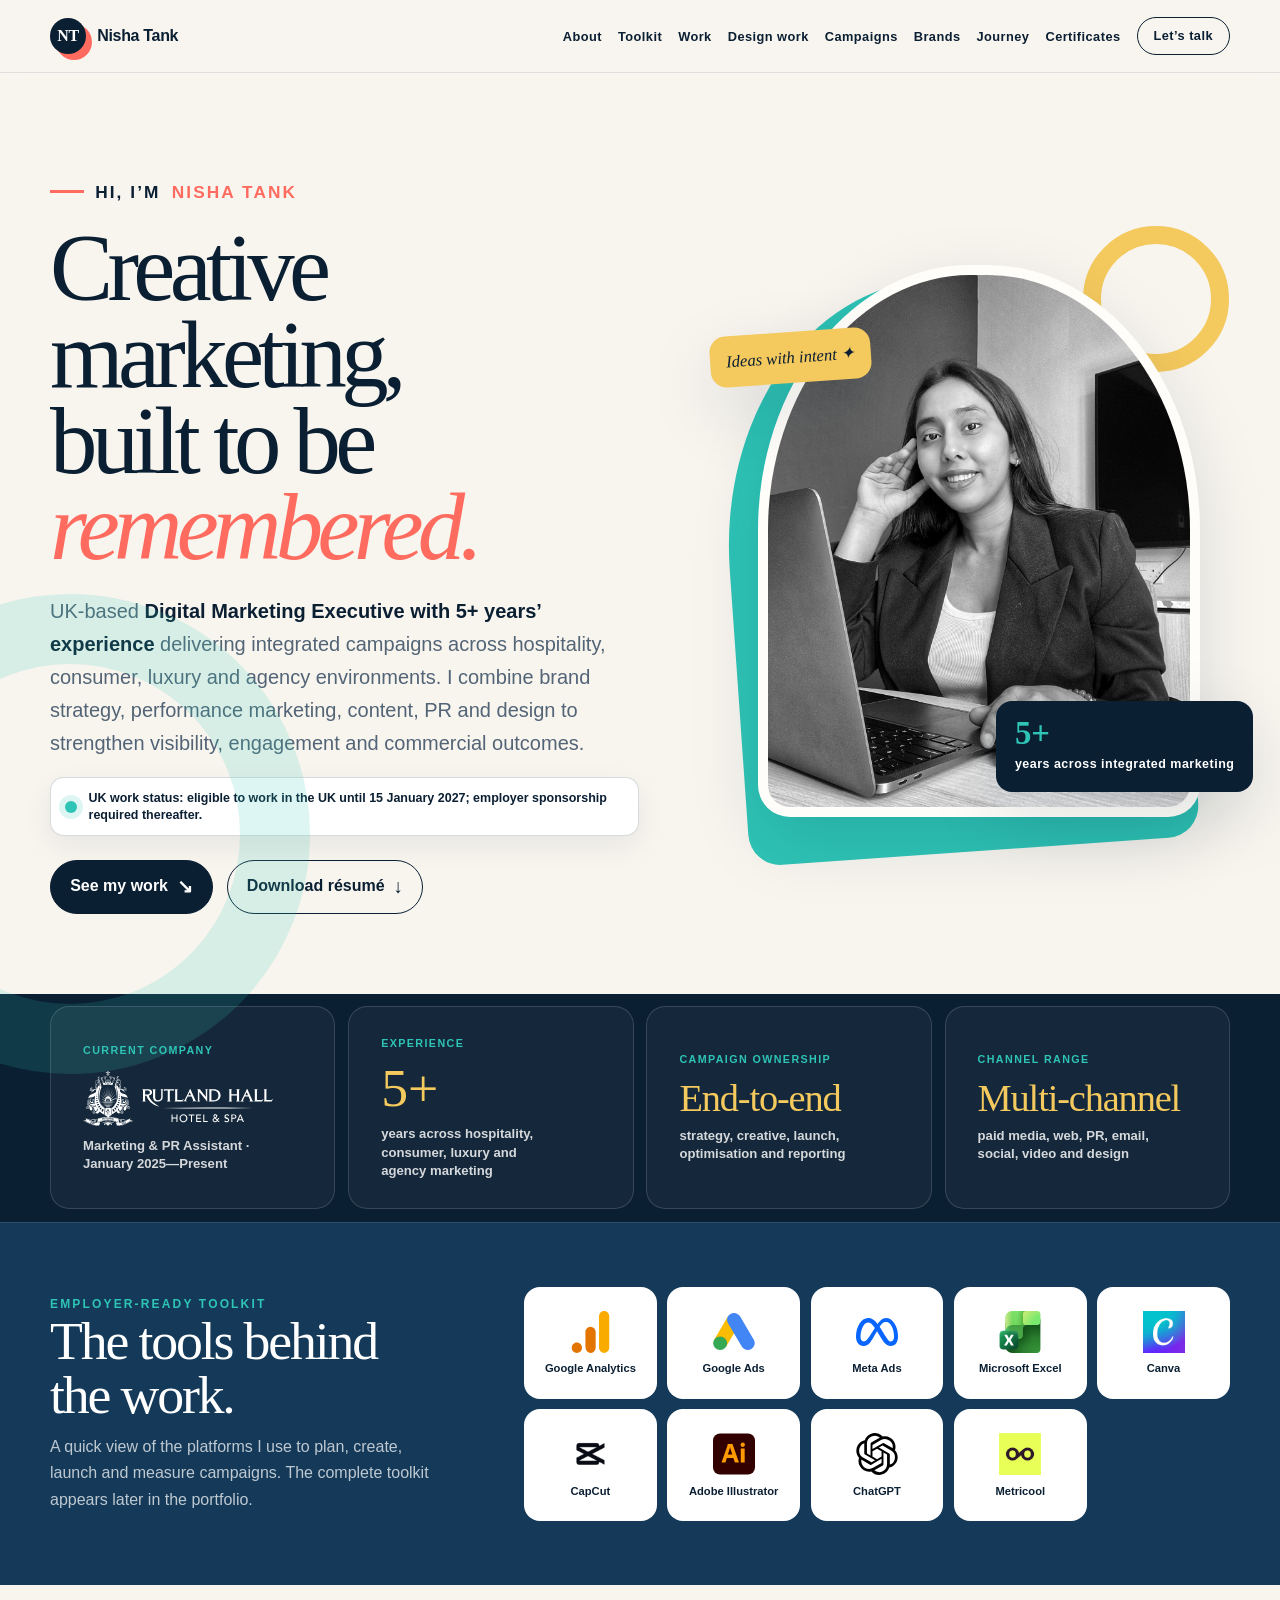
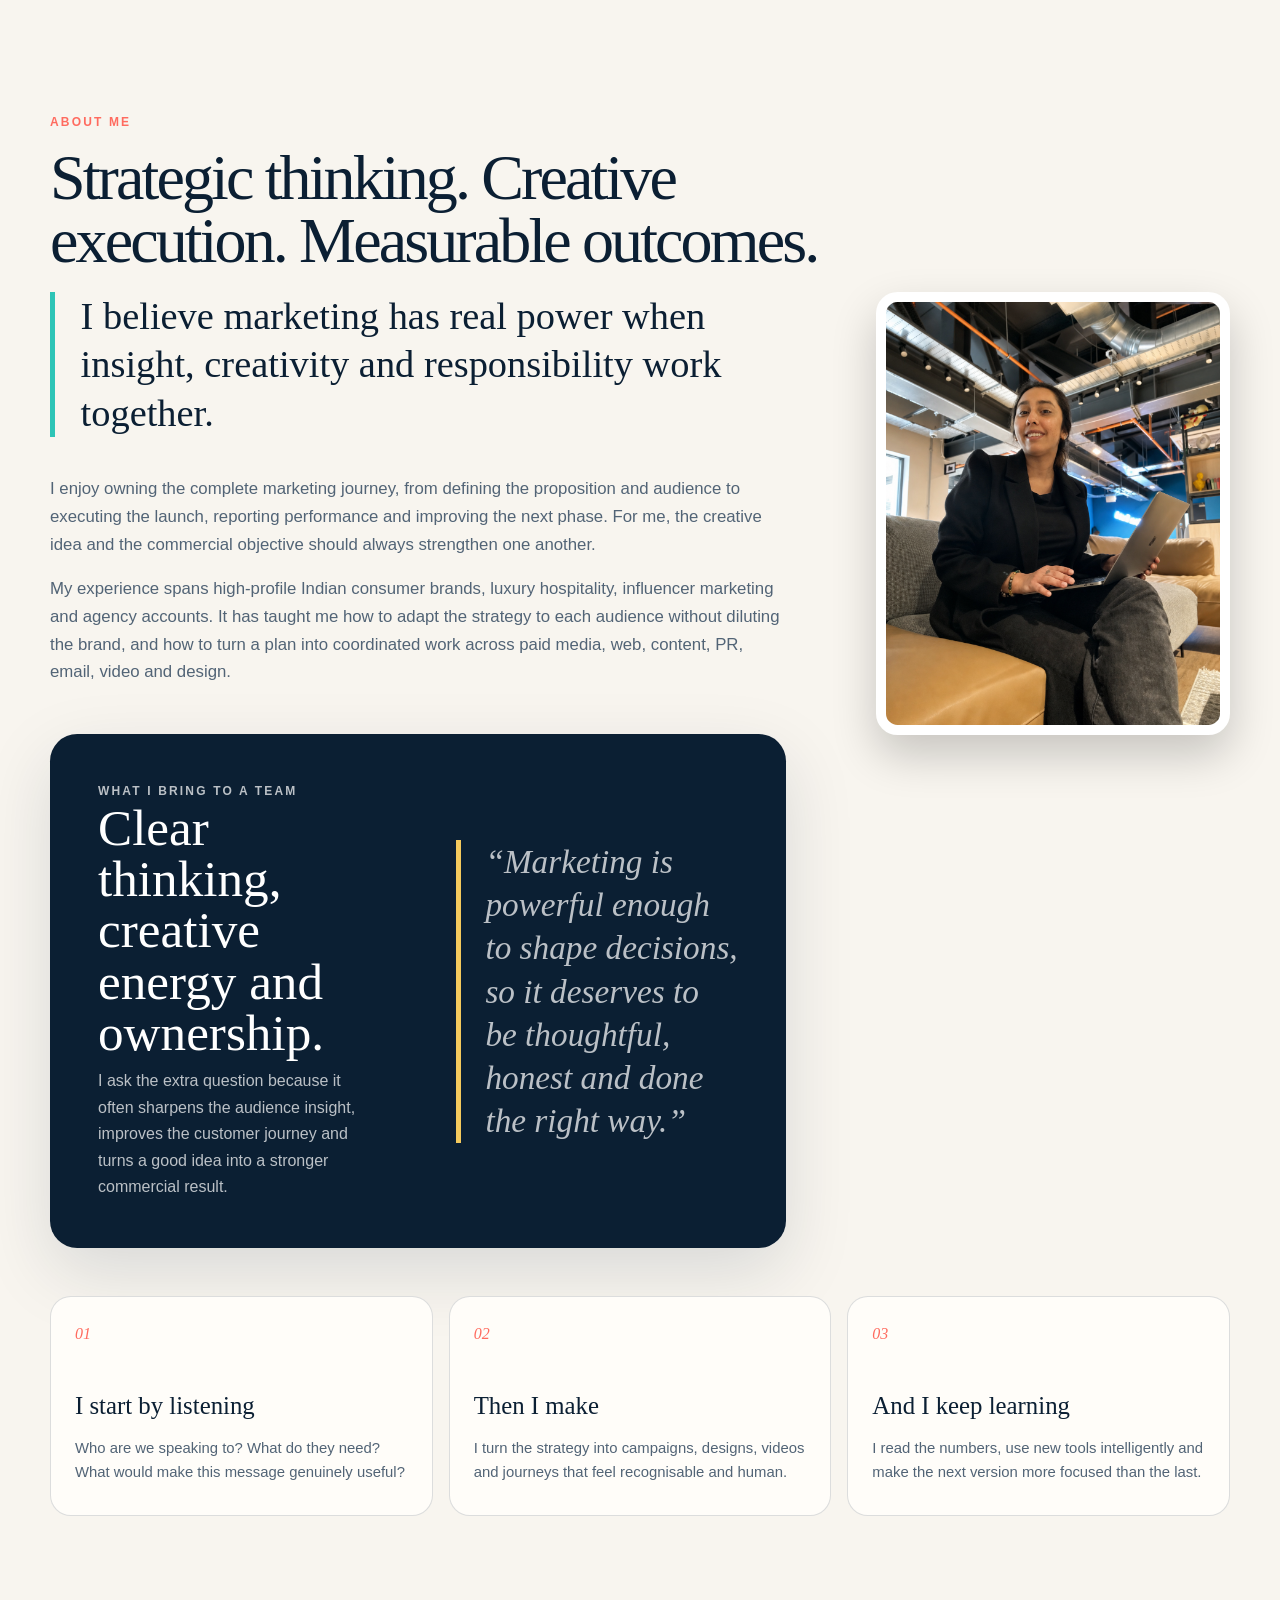
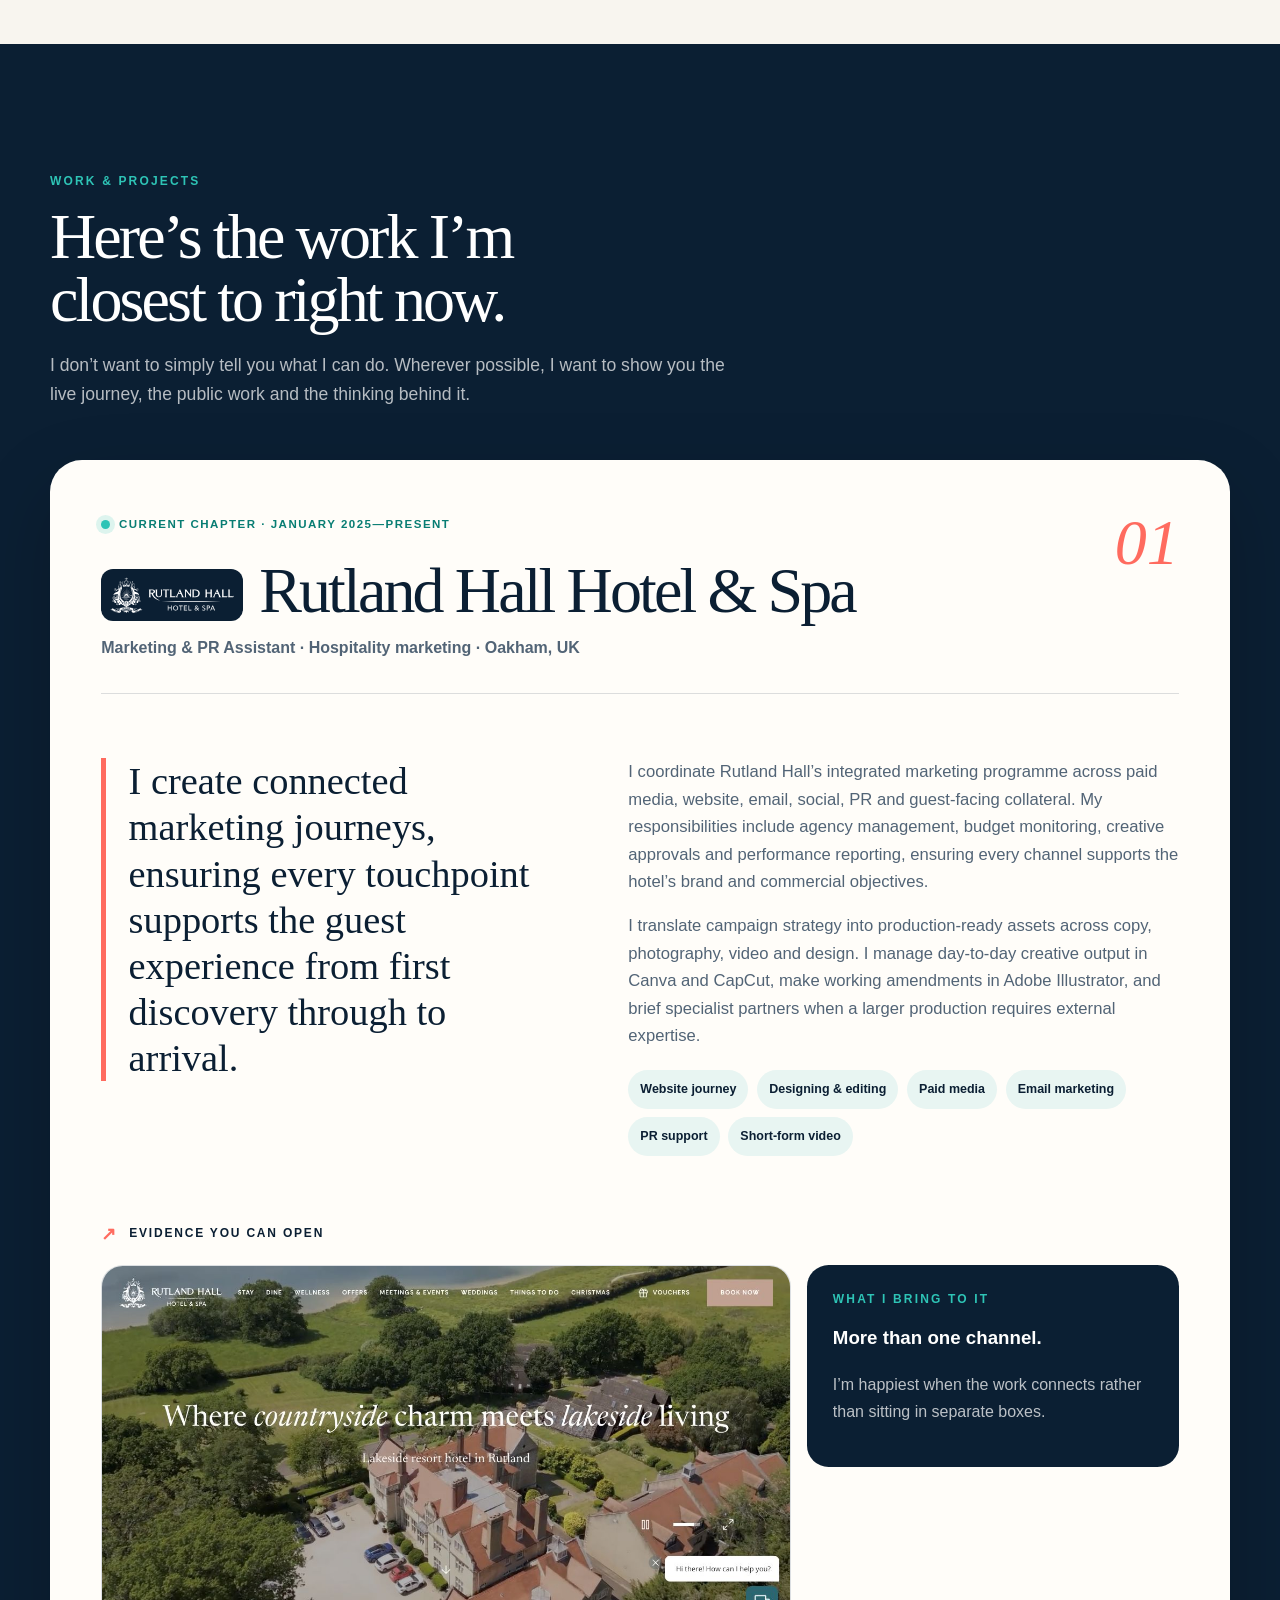
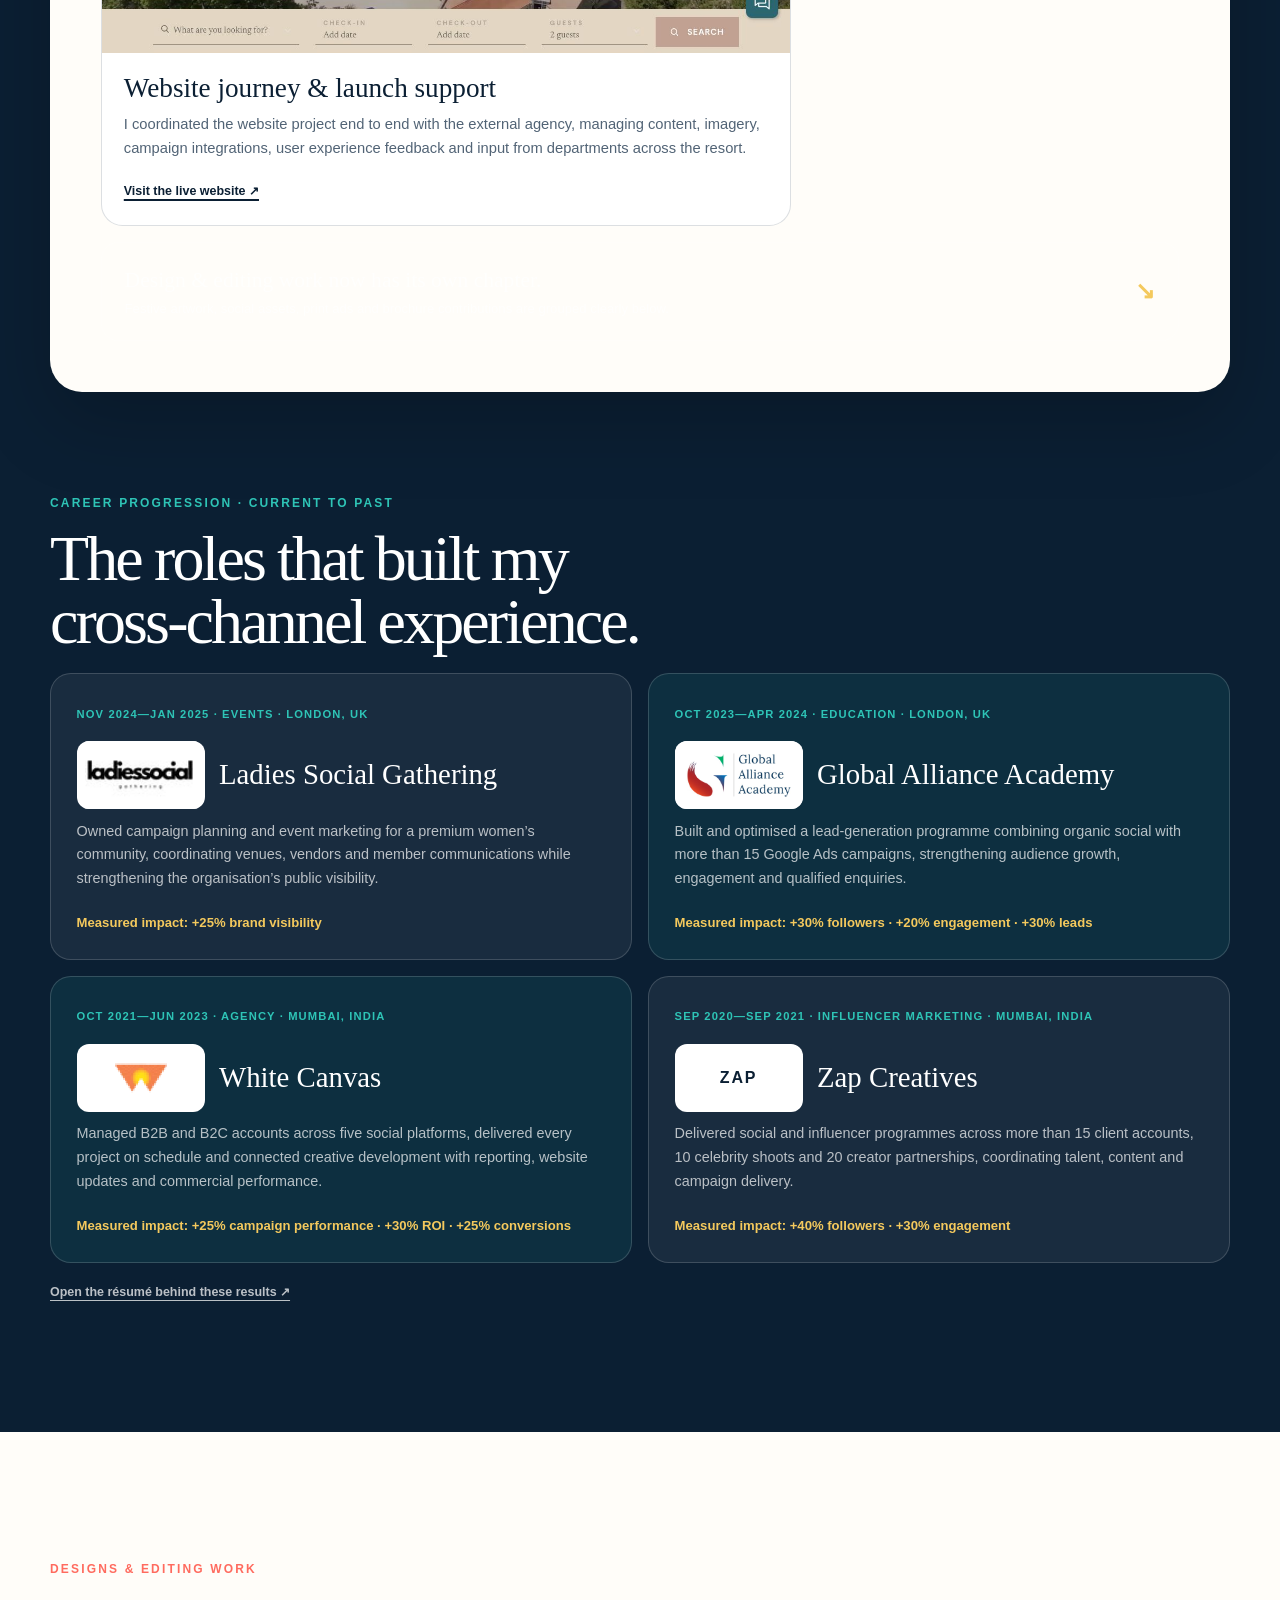
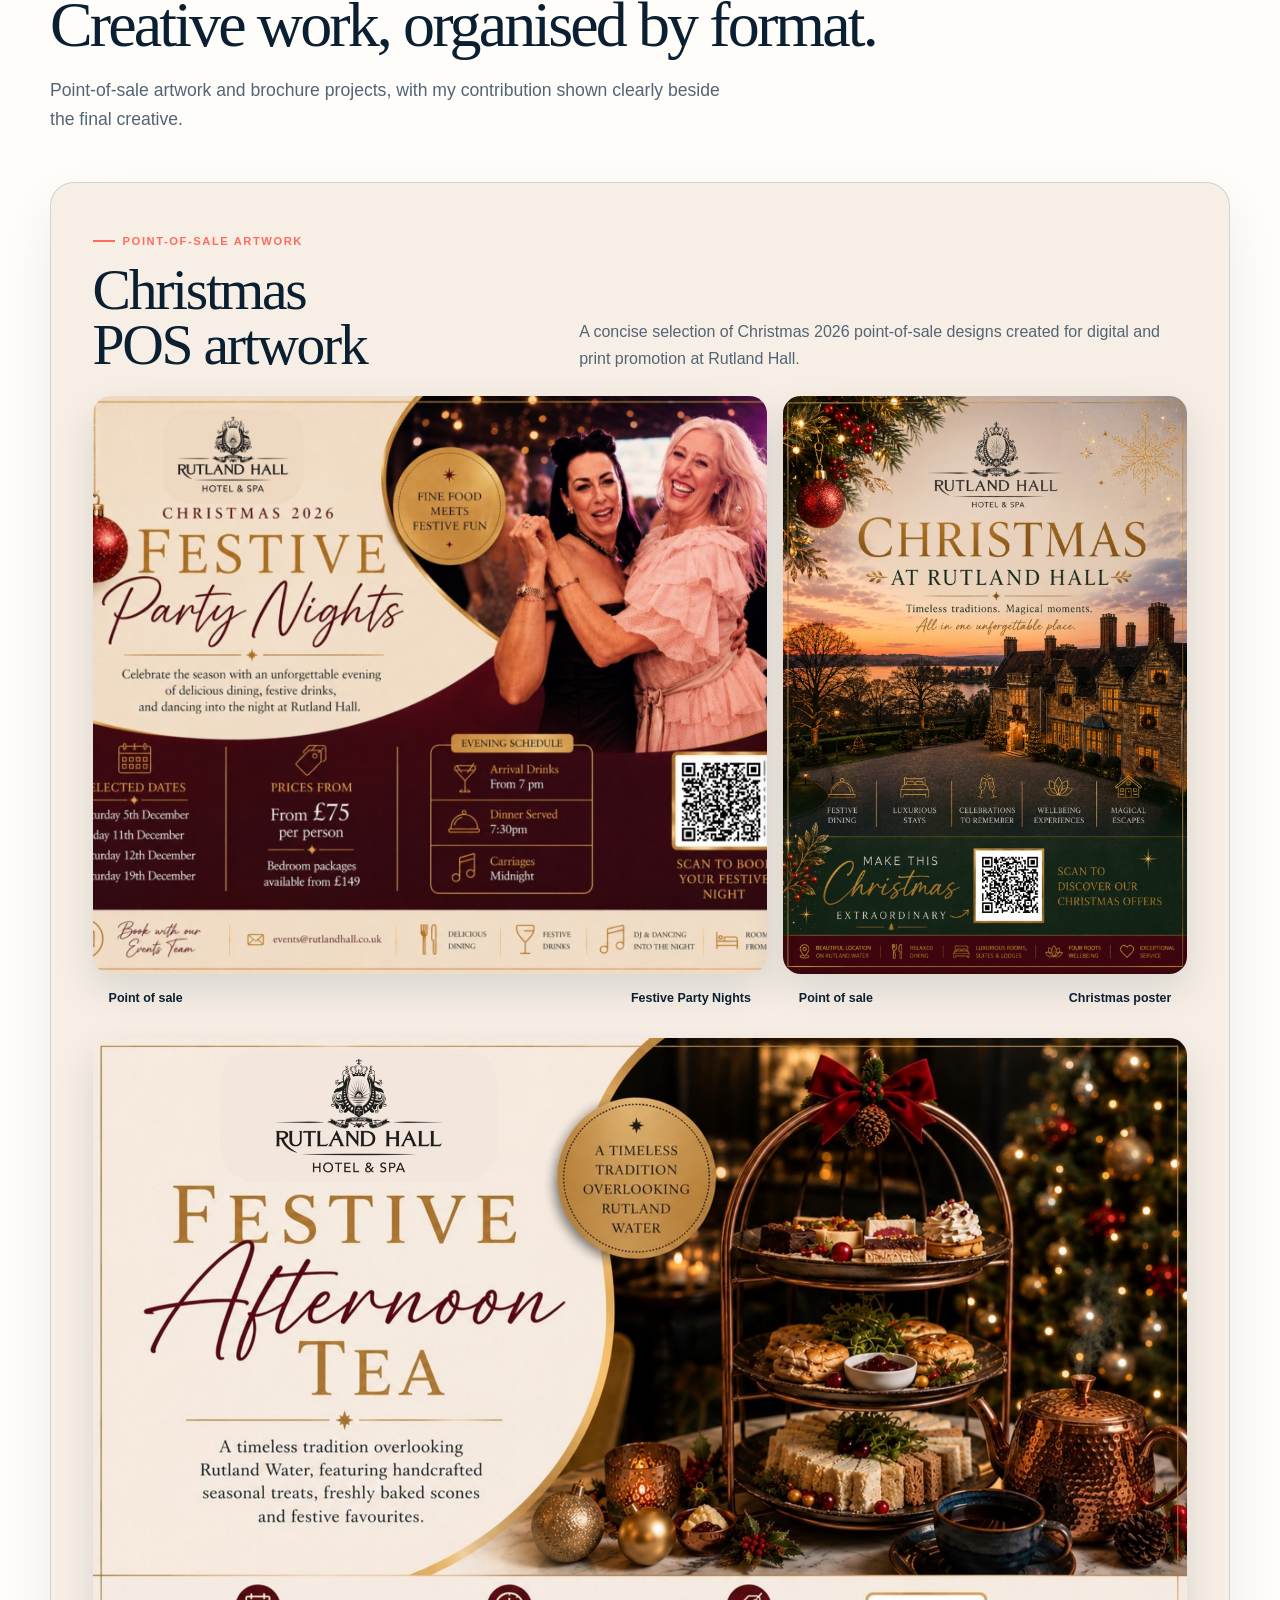
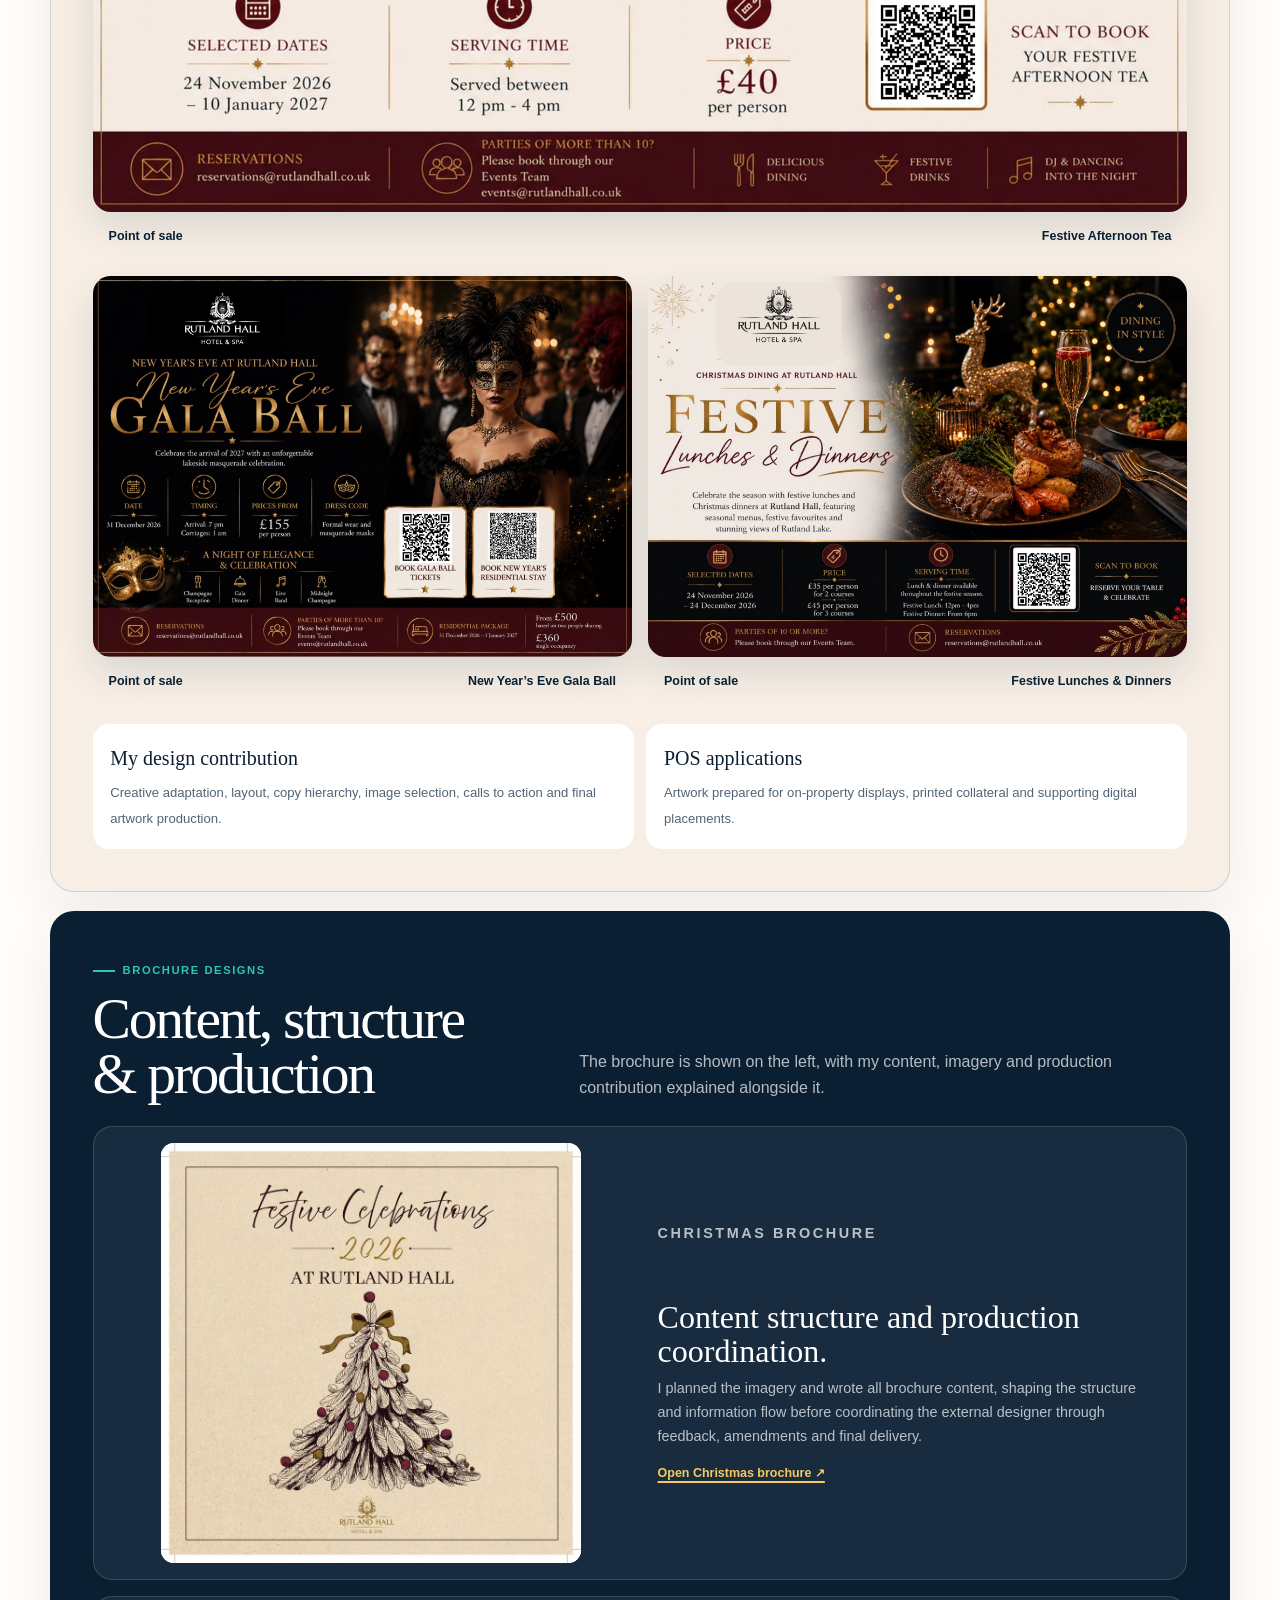
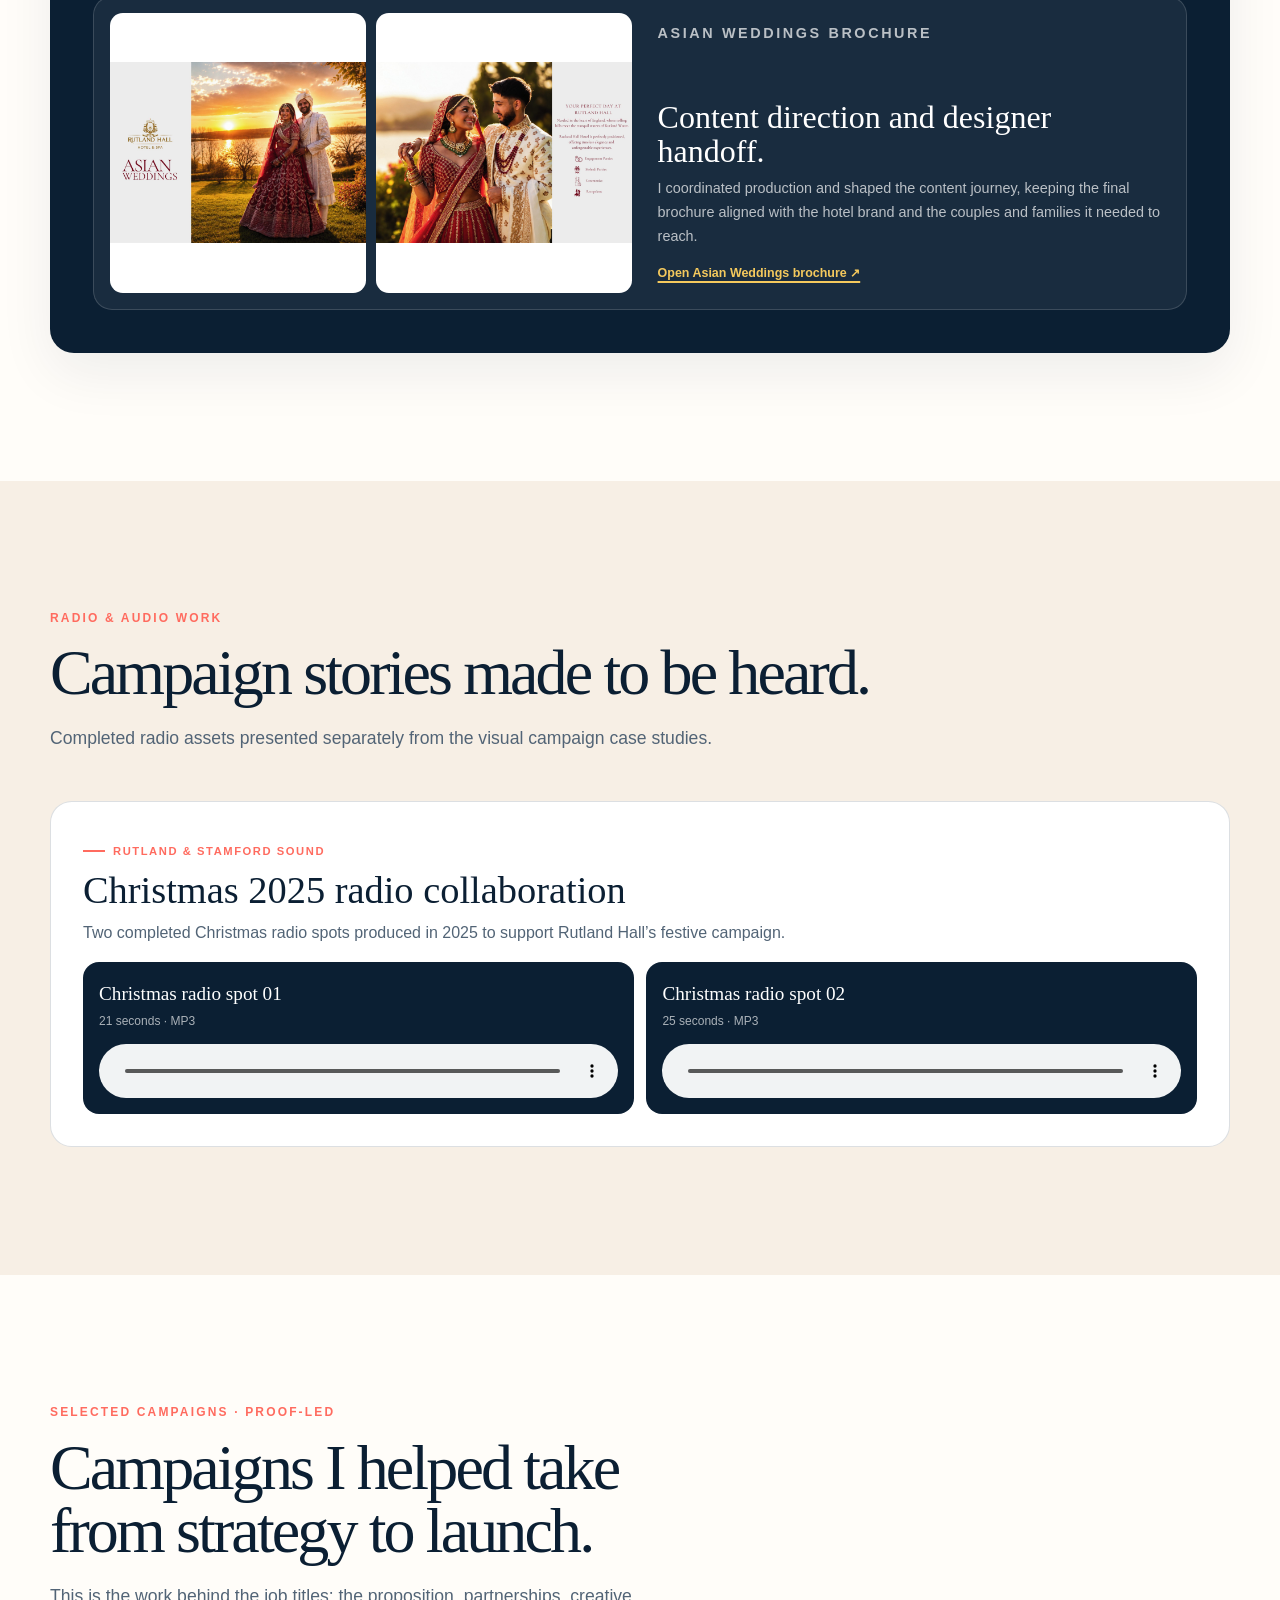
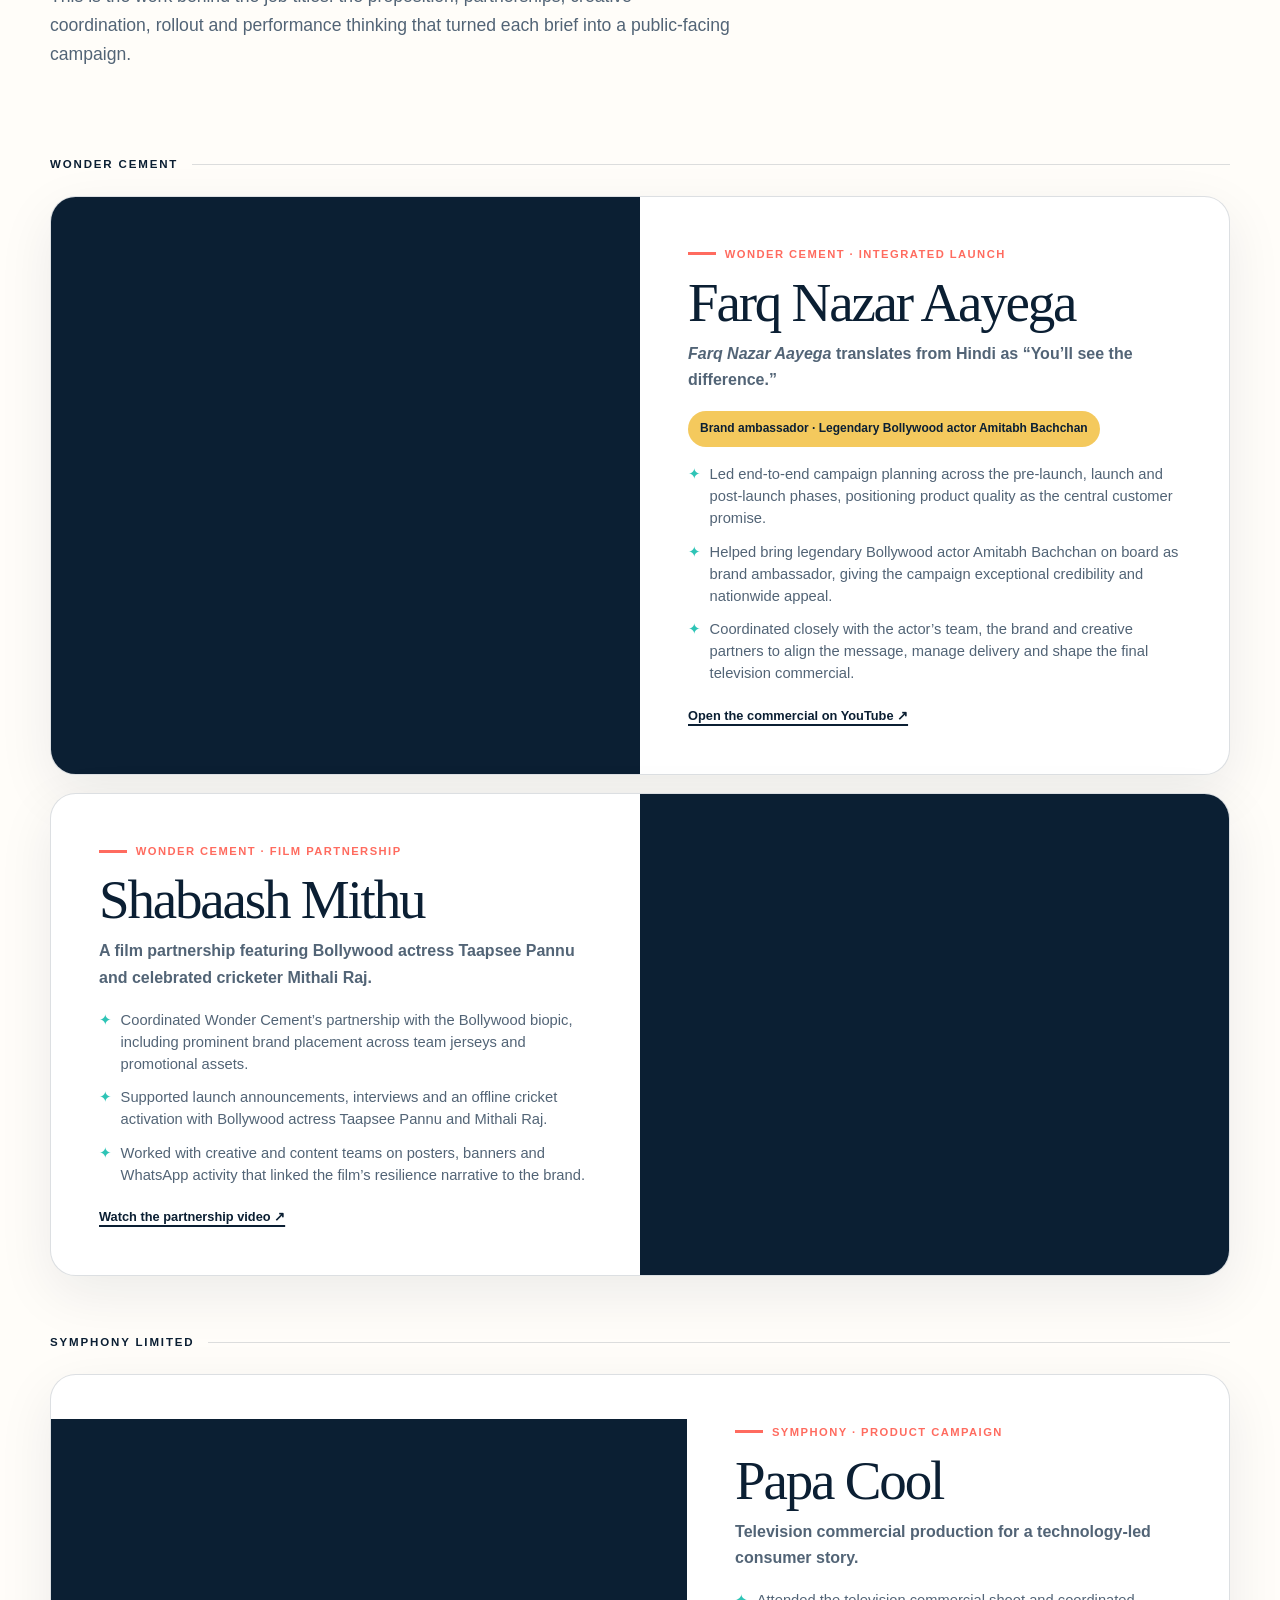
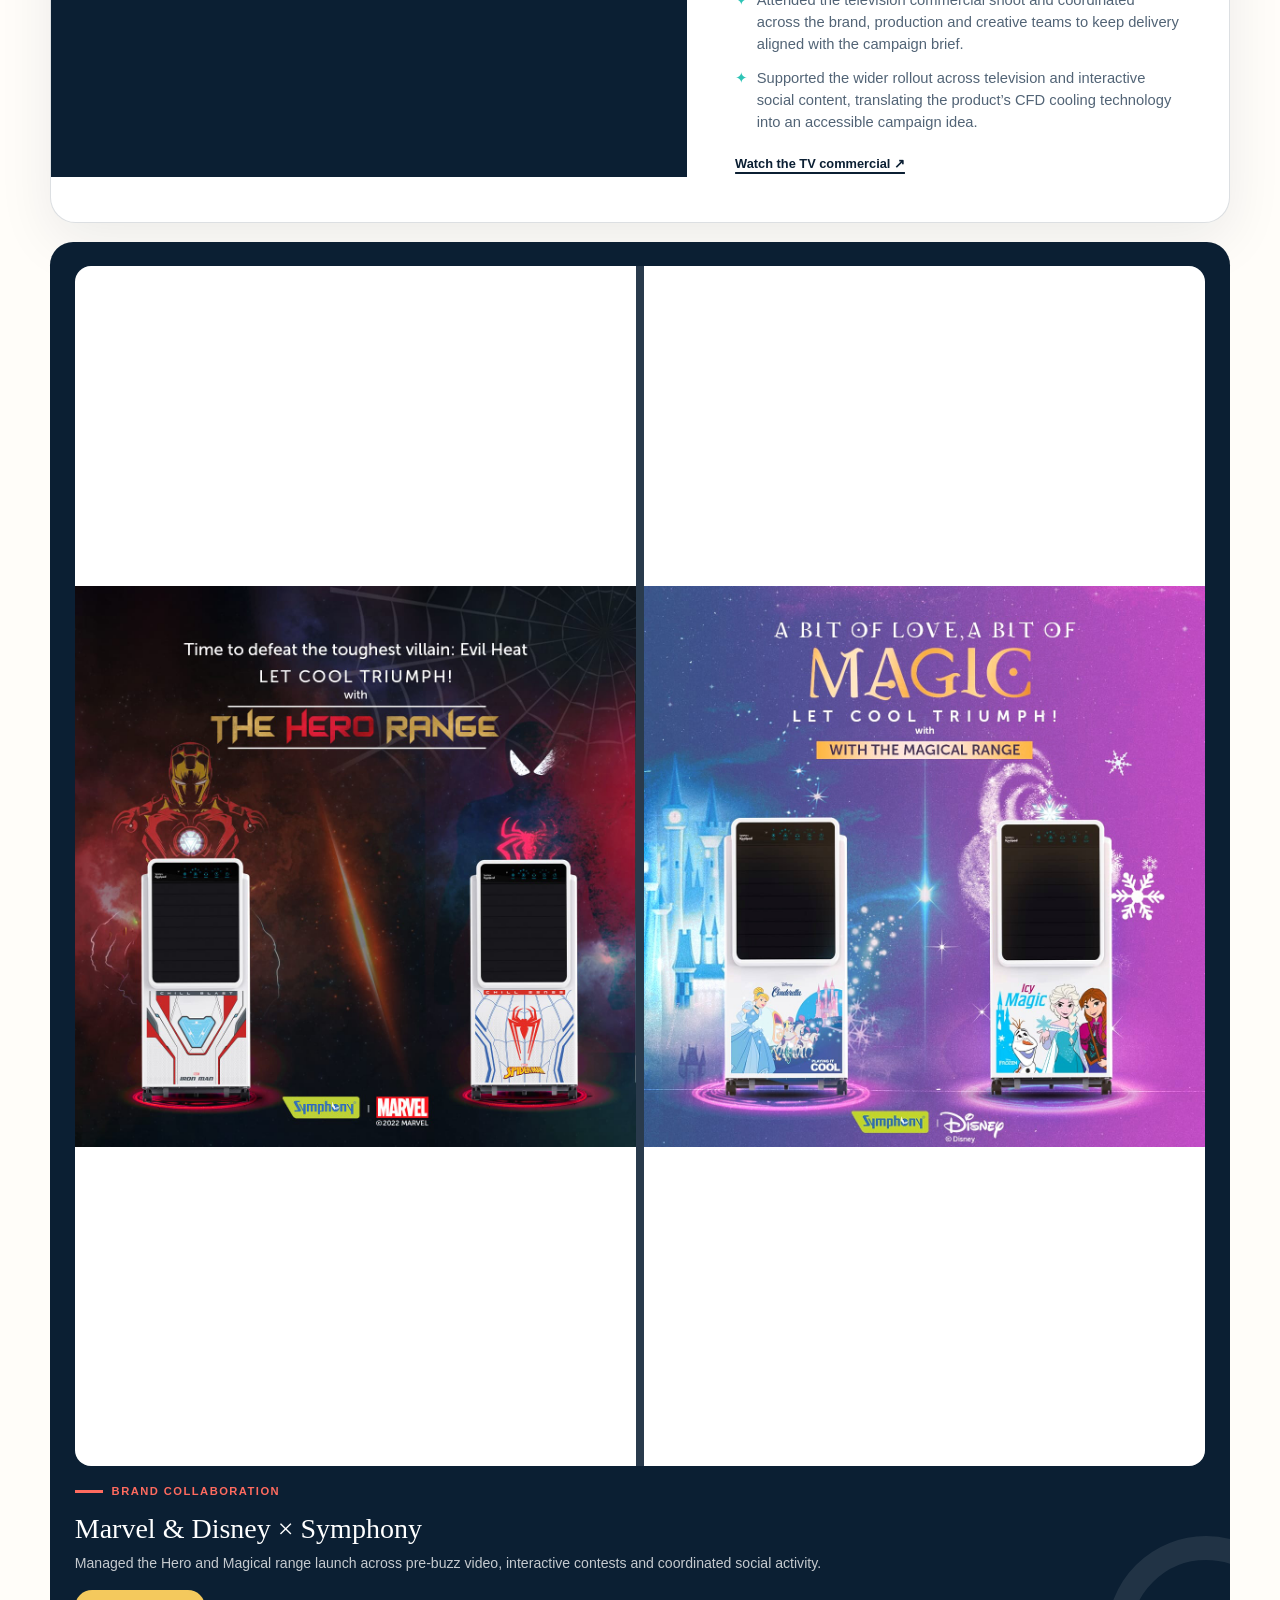
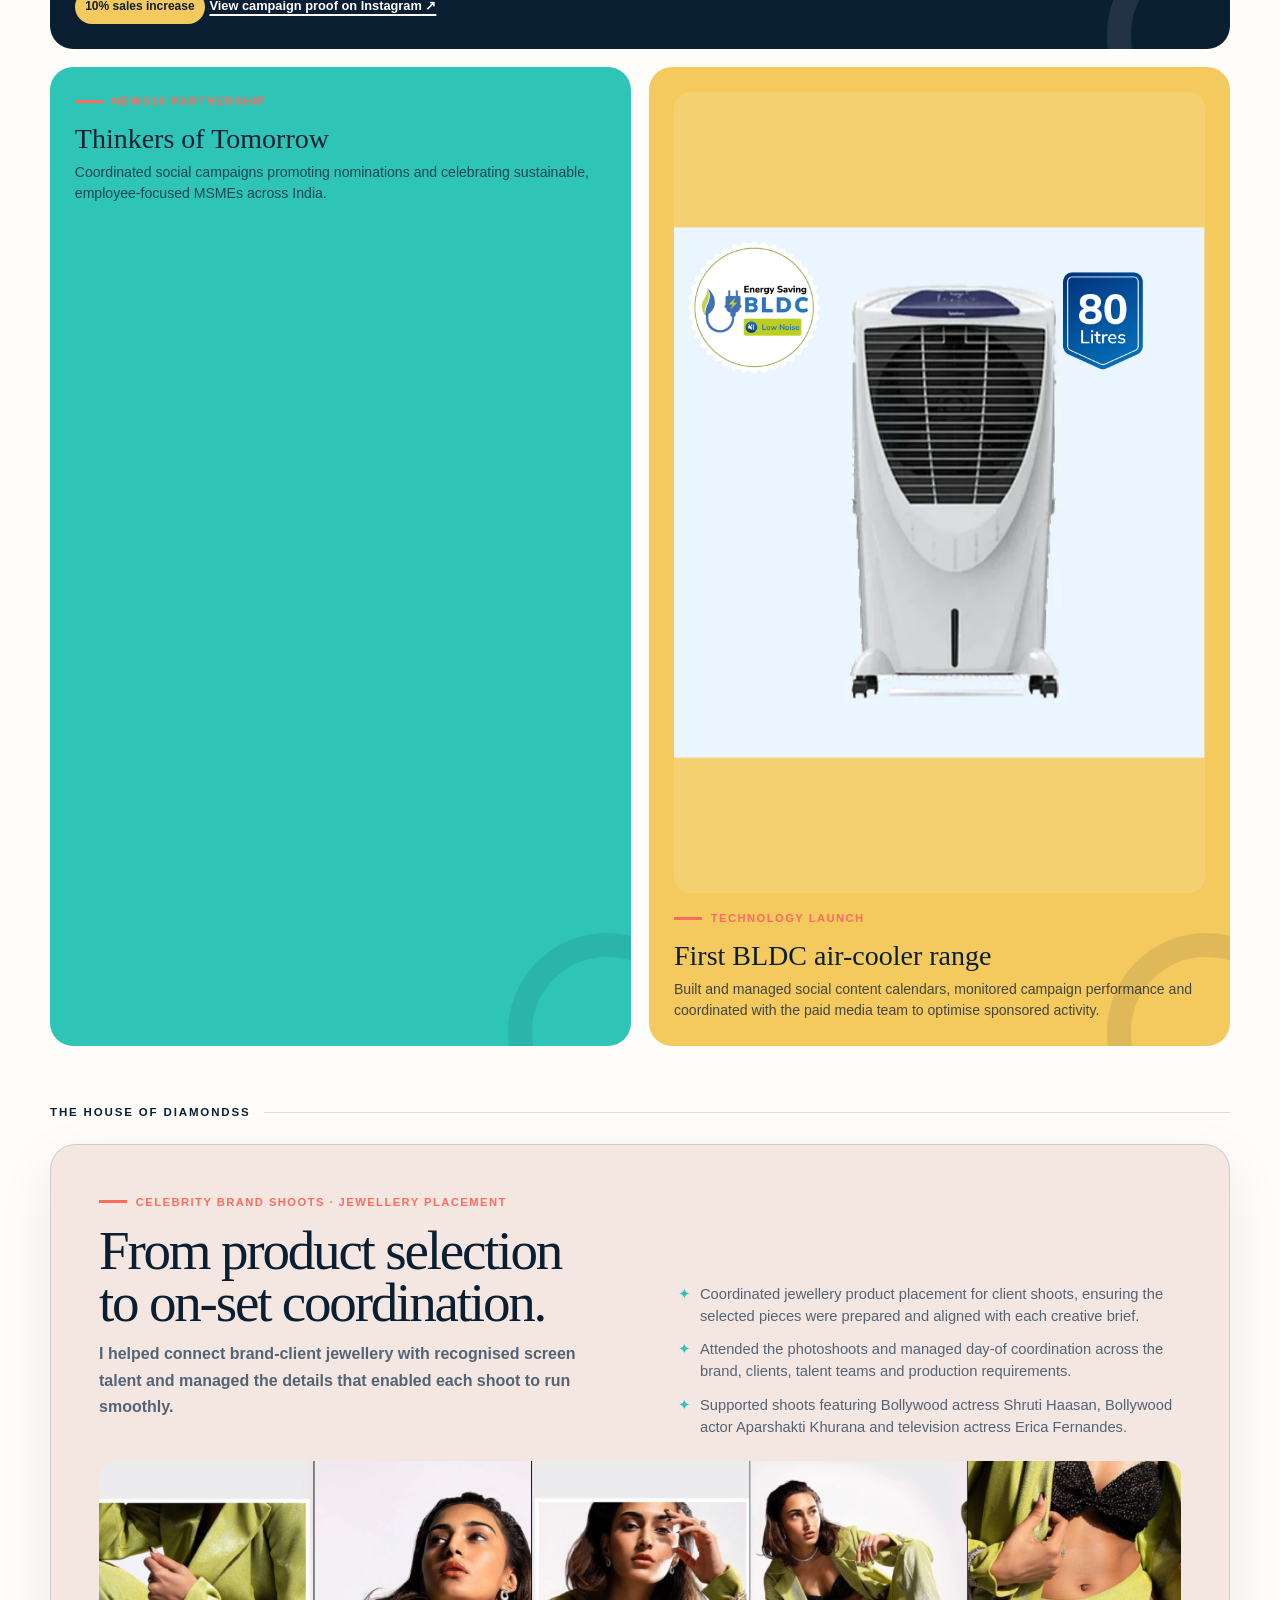
<file: index.html>
<!doctype html>
<html lang="en">
<head>
  <meta charset="utf-8">
  <meta name="viewport" content="width=device-width, initial-scale=1">
  <meta name="description" content="Nisha Tank is a UK-based digital marketer turning audience insight into memorable campaigns, measurable growth and meaningful brand experiences.">
  <meta name="theme-color" content="#0b1f33">
  <meta property="og:title" content="Nisha Tank — Digital Marketing Portfolio">
  <meta property="og:description" content="Creative marketing, built to be remembered. Explore Nisha's selected impact, experience and capabilities.">
  <meta property="og:type" content="website">
  <meta property="og:image" content="assets/og.png">
  <meta name="twitter:card" content="summary_large_image">
  <meta name="twitter:title" content="Nisha Tank — Digital Marketing Portfolio">
  <meta name="twitter:description" content="Creative marketing, built to be remembered. Explore Nisha's selected impact, experience and capabilities.">
  <meta name="twitter:image" content="assets/og.png">
  <title>Nisha Tank | Digital Marketing Portfolio</title>
  <style>
    :root {
      --navy: #0b1f33;
      --navy-soft: #153a59;
      --ivory: #f8f5ef;
      --paper: #fffdf9;
      --coral: #ff6b5f;
      --teal: #2ec4b6;
      --gold: #f4c95d;
      --ink-muted: #526476;
      --line: rgba(11, 31, 51, .14);
      --shadow: 0 24px 70px rgba(11, 31, 51, .13);
      --serif: Georgia, "Times New Roman", serif;
      --sans: Inter, ui-sans-serif, -apple-system, BlinkMacSystemFont, "Segoe UI", sans-serif;
    }
    * { box-sizing: border-box; }
    html { scroll-behavior: smooth; }
    body {
      margin: 0;
      color: var(--navy);
      background: var(--ivory);
      font-family: var(--sans);
      font-size: 16px;
      line-height: 1.65;
      -webkit-font-smoothing: antialiased;
    }
    body.menu-open { overflow: hidden; }
    a { color: inherit; }
    img { display: block; max-width: 100%; }
    button, a { -webkit-tap-highlight-color: transparent; }
    ::selection { background: var(--gold); color: var(--navy); }
    .skip-link {
      position: fixed; left: 1rem; top: -5rem; z-index: 1000;
      padding: .75rem 1rem; color: white; background: var(--navy);
      border-radius: 999px; transition: top .2s ease;
    }
    .skip-link:focus { top: 1rem; }

    .site-header {
      position: sticky; top: 0; z-index: 100;
      border-bottom: 1px solid rgba(11, 31, 51, .1);
      background: rgba(248, 245, 239, .88);
      backdrop-filter: blur(18px);
    }
    .nav {
      width: min(1180px, calc(100% - 2rem)); min-height: 72px; margin-inline: auto;
      display: flex; align-items: center; justify-content: space-between; gap: 2rem;
    }
    .brand {
      display: inline-flex; align-items: center; gap: .7rem;
      text-decoration: none; font-weight: 800; letter-spacing: -.02em;
    }
    .brand-mark {
      width: 36px; height: 36px; display: grid; place-items: center;
      border-radius: 50%; color: white; background: var(--navy);
      font-family: var(--serif); font-size: 1rem; box-shadow: 6px 6px 0 var(--coral);
    }
    .nav-links {
      display: flex; align-items: center; gap: 1rem;
      margin: 0; padding: 0; list-style: none;
    }
    .nav-links a {
      position: relative; text-decoration: none;
      font-size: .8rem; font-weight: 750; letter-spacing: .035em;
    }
    .nav-links a:not(.nav-cta)::after {
      content: ""; position: absolute; left: 0; bottom: -.35rem;
      width: 100%; height: 2px; background: var(--coral);
      transform: scaleX(0); transform-origin: right; transition: transform .22s ease;
    }
    .nav-links a:hover::after, .nav-links a.active::after {
      transform: scaleX(1); transform-origin: left;
    }
    .nav-cta {
      padding: .65rem 1rem; border: 1px solid var(--navy); border-radius: 999px;
    }
    .menu-button {
      display: none; width: 44px; height: 44px; border: 0; border-radius: 50%;
      color: white; background: var(--navy); font: inherit; cursor: pointer;
    }

    main { overflow: hidden; }
    .container { width: min(1180px, calc(100% - 2rem)); margin-inline: auto; }
    section { scroll-margin-top: 84px; }
    .hero {
      position: relative; min-height: calc(100svh - 72px);
      display: grid; align-items: center; padding: clamp(4rem, 8vw, 7.5rem) 0 5rem;
    }
    .hero::before {
      content: ""; position: absolute; width: 340px; height: 340px;
      left: -170px; bottom: -80px; border: 70px solid var(--teal);
      border-radius: 50%; opacity: .16; pointer-events: none;
    }
    .hero-grid {
      display: grid; grid-template-columns: minmax(0, 1.08fr) minmax(340px, .92fr);
      align-items: center; gap: clamp(2.8rem, 7vw, 7.5rem);
    }
    .eyebrow {
      display: inline-flex; align-items: center; gap: .7rem; margin: 0 0 1.2rem;
      font-size: .76rem; font-weight: 850; letter-spacing: .17em; text-transform: uppercase;
    }
    .eyebrow::before { content: ""; width: 34px; height: 3px; background: var(--coral); }
    .hero .eyebrow { font-size: clamp(.98rem, 1.35vw, 1.14rem); letter-spacing: .12em; }
    .hero .eyebrow strong { color: var(--coral); font-weight: 900; }
    h1, h2, h3, p { margin-top: 0; }
    h1, h2, h3 { text-wrap: balance; }
    h1 {
      max-width: 790px; margin-bottom: 1.55rem; font-family: var(--serif);
      font-size: clamp(3.5rem, 7.4vw, 6.9rem); font-weight: 500;
      line-height: .91; letter-spacing: -.06em;
    }
    h1 em { color: var(--coral); font-weight: 500; }
    .hero-copy {
      max-width: 650px; margin-bottom: 1.1rem; color: var(--ink-muted);
      font-size: clamp(1.05rem, 1.8vw, 1.25rem); line-height: 1.65;
    }
    .hero-copy strong { color: var(--navy); }
    .hero-work-status {
      width: fit-content;
      display: flex;
      align-items: center;
      gap: .7rem;
      margin: 0 0 1.5rem;
      padding: .7rem .9rem;
      border: 1px solid rgba(11,31,51,.16);
      border-radius: .85rem;
      color: var(--navy);
      background: white;
      box-shadow: 0 10px 28px rgba(11,31,51,.07);
      font-size: .78rem;
      font-weight: 780;
      line-height: 1.35;
    }
    .hero-work-status .status-dot { flex: 0 0 auto; }
    .button-row { display: flex; flex-wrap: wrap; gap: .85rem; }
    .button {
      min-height: 52px; display: inline-flex; align-items: center; justify-content: center; gap: .55rem;
      padding: .8rem 1.2rem; border: 1px solid var(--navy); border-radius: 999px;
      text-decoration: none; font-weight: 800;
      transition: transform .2s ease, box-shadow .2s ease, background .2s ease;
    }
    .button:hover { transform: translateY(-3px); box-shadow: 0 10px 0 rgba(11, 31, 51, .1); }
    .button-primary { color: white; background: var(--navy); }
    .button-secondary { background: transparent; }
    .button-arrow { font-size: 1.2rem; line-height: 1; }

    .portrait-stage {
      position: relative; width: min(100%, 480px); margin-inline: auto;
      padding: 1rem 1.2rem 1.4rem;
    }
    .portrait-stage::before {
      content: ""; position: absolute; inset: 5% 8% -2% -2%;
      border-radius: 48% 48% 2rem 2rem; background: var(--teal); transform: rotate(-4deg);
    }
    .portrait-stage::after {
      content: ""; position: absolute; width: 110px; height: 110px; right: -2%; top: -4%;
      border: 18px solid var(--gold); border-radius: 50%; z-index: 0;
    }
    .portrait-frame {
      position: relative; z-index: 1; aspect-ratio: 4 / 5; overflow: hidden;
      border: 10px solid var(--paper); border-radius: 48% 48% 2rem 2rem;
      background: var(--paper); box-shadow: var(--shadow);
    }
    .portrait-frame img {
      width: 100%; height: 100%; object-fit: cover; object-position: 51% 45%;
    }
    .hello-card, .impact-card {
      position: absolute; z-index: 2; border-radius: 1rem; box-shadow: var(--shadow);
    }
    .hello-card {
      left: -6%; top: 14%; padding: .75rem 1rem; color: var(--navy); background: var(--gold);
      font-family: var(--serif); font-size: 1.04rem; font-style: italic; transform: rotate(-4deg);
    }
    .impact-card {
      right: -7%; bottom: 8%; min-width: 170px; padding: 1rem 1.15rem;
      color: white; background: var(--navy);
    }
    .impact-card strong {
      display: block; color: var(--teal); font-family: var(--serif);
      font-size: 2.05rem; line-height: 1;
    }
    .impact-card span { font-size: .78rem; font-weight: 700; letter-spacing: .04em; }

    .proof-strip { padding: .8rem 0; color: white; background: var(--navy); }
    .proof-grid { display: grid; grid-template-columns: repeat(4, 1fr); gap: .8rem; }
    .proof {
      position: relative; min-height: 178px; display: flex; flex-direction: column; justify-content: center;
      overflow: hidden; padding: 1.7rem clamp(1rem, 2.6vw, 2rem);
      border: 1px solid rgba(255,255,255,.14); border-radius: 1.2rem;
      background: rgba(255,255,255,.045); isolation: isolate;
      transition: transform .28s ease, background .28s ease, box-shadow .28s ease;
    }
    .proof::after {
      content: ""; position: absolute; width: 120px; height: 120px; right: -70px; bottom: -70px;
      border: 20px solid var(--teal); border-radius: 50%; opacity: 0; z-index: -1;
      transition: opacity .28s ease, transform .28s ease;
    }
    .proof:hover, .proof:focus-within {
      z-index: 2; transform: translateY(-9px) scale(1.025); background: var(--navy-soft);
      box-shadow: 0 24px 55px rgba(0,0,0,.3);
    }
    .proof:hover::after, .proof:focus-within::after { opacity: .28; transform: translate(-12px, -12px); }
    .proof-label {
      display: block; margin-bottom: .6rem; color: var(--teal); font-size: .67rem;
      font-weight: 900; letter-spacing: .13em; text-transform: uppercase;
    }
    .proof strong {
      color: var(--gold); font-family: var(--serif);
      font-size: clamp(2.2rem, 4.2vw, 3.75rem); font-weight: 500; line-height: 1;
    }
    .proof strong.proof-word { font-size: clamp(1.85rem, 3vw, 2.65rem); letter-spacing: -.03em; }
    .proof-copy {
      max-width: 24ch; margin-top: .6rem; color: rgba(255,255,255,.82);
      font-size: .82rem; font-weight: 720; line-height: 1.42;
    }
    .current-company-logo { width: min(100%, 190px); height: 58px; object-fit: contain; object-position: left center; }

    .toolkit-spotlight {
      padding: clamp(2.6rem, 5vw, 4rem) 0;
      color: white;
      background: var(--navy-soft);
      border-top: 1px solid rgba(255,255,255,.1);
    }
    .toolkit-spotlight-grid {
      display: grid;
      grid-template-columns: minmax(230px, .72fr) minmax(0, 1.28fr);
      gap: clamp(2rem, 6vw, 5rem);
      align-items: center;
    }
    .toolkit-spotlight .section-kicker { color: var(--teal); }
    .toolkit-spotlight h2 {
      margin: 0 0 .7rem;
      font-family: var(--serif);
      font-size: clamp(2rem, 4.2vw, 3.8rem);
      font-weight: 500;
      line-height: 1;
      letter-spacing: -.04em;
    }
    .toolkit-spotlight p { margin-bottom: 0; color: rgba(255,255,255,.72); }
    .spotlight-tools {
      display: grid;
      grid-template-columns: repeat(5, minmax(0, 1fr));
      gap: .65rem;
    }
    .spotlight-tool {
      min-height: 112px;
      display: flex;
      flex-direction: column;
      align-items: center;
      justify-content: center;
      gap: .6rem;
      padding: .85rem;
      border: 1px solid rgba(255,255,255,.16);
      border-radius: 1rem;
      color: var(--navy);
      background: white;
      text-align: center;
      text-decoration: none;
      transition: transform .2s ease, box-shadow .2s ease;
    }
    .spotlight-tool:hover { transform: translateY(-5px); box-shadow: 0 16px 34px rgba(0,0,0,.2); }
    .spotlight-tool img { width: 42px; height: 42px; object-fit: contain; }
    .spotlight-tool span { font-size: .7rem; font-weight: 850; line-height: 1.15; }

    .section-pad { padding: clamp(5.5rem, 10vw, 9rem) 0; }
    .section-kicker {
      margin: 0 0 .8rem; color: var(--coral); font-size: .75rem;
      font-weight: 850; letter-spacing: .18em; text-transform: uppercase;
    }
    .section-title {
      max-width: 850px; margin-bottom: 1.2rem; font-family: var(--serif);
      font-size: clamp(2.65rem, 5vw, 5.25rem); font-weight: 500;
      line-height: .99; letter-spacing: -.045em;
    }
    .section-intro {
      max-width: 680px; margin-bottom: 3rem; color: var(--ink-muted); font-size: 1.1rem;
    }

    .about-grid {
      display: grid; grid-template-columns: minmax(0, 1.35fr) minmax(280px, .65fr);
      gap: clamp(2.5rem, 7vw, 6rem); align-items: start;
    }
    .about-statement {
      padding-left: 1.6rem; border-left: 5px solid var(--teal);
      font-family: var(--serif); font-size: clamp(1.55rem, 3vw, 2.5rem); line-height: 1.26;
    }
    .about-copy { margin-top: 2rem; }
    .about-copy p { color: var(--ink-muted); font-size: 1.05rem; }
    .about-copy p:last-child { margin-bottom: 0; }
    .about-personal {
      display: grid;
      grid-template-columns: 1fr 1fr;
      gap: clamp(2rem, 6vw, 5rem);
      align-items: center;
      margin-top: 3rem;
      padding: clamp(1.6rem, 4vw, 3rem);
      color: white;
      background: var(--navy);
      border-radius: 1.7rem;
      box-shadow: var(--shadow);
    }
    .about-photo {
      width: 100%;
      max-width: 430px;
      justify-self: center;
      position: sticky;
      top: 110px;
      margin: 0;
      aspect-ratio: 4 / 5;
      overflow: hidden;
      border: 10px solid white;
      border-radius: 1.35rem;
      background: white;
      box-shadow: 0 20px 45px rgba(0,0,0,.2);
    }
    .about-photo img { width: 100%; height: 100%; object-fit: cover; object-position: 50% 52%; }
    .about-personal h3 {
      margin-bottom: .65rem;
      font-family: var(--serif);
      font-size: clamp(2rem, 4vw, 3.6rem);
      font-weight: 500;
      line-height: 1;
    }
    .about-personal p { margin-bottom: 0; color: rgba(255,255,255,.72); }
    .about-rule {
      padding-left: 1.5rem;
      border-left: 5px solid var(--gold);
      font-family: var(--serif);
      font-size: clamp(1.35rem, 2.6vw, 2.15rem);
      font-style: italic;
      line-height: 1.3;
    }
    .principles {
      display: grid; grid-template-columns: repeat(3, 1fr); gap: 1rem; margin-top: 3rem;
    }
    .principle {
      min-height: 220px; padding: 1.5rem; border: 1px solid var(--line);
      border-radius: 1.3rem; background: var(--paper);
      transition: transform .25s ease, box-shadow .25s ease;
    }
    .principle:hover { transform: translateY(-7px); box-shadow: 0 18px 45px rgba(11,31,51,.1); }
    .principle-number {
      display: block; margin-bottom: 2.4rem; color: var(--coral);
      font-family: var(--serif); font-style: italic;
    }
    .principle h3 {
      margin-bottom: .55rem; font-family: var(--serif); font-size: 1.55rem; font-weight: 500;
    }
    .principle p { margin: 0; color: var(--ink-muted); font-size: .93rem; }

    .impact-section { color: white; background: var(--navy); }
    .impact-section .section-kicker { color: var(--teal); }
    .impact-section .section-intro { color: rgba(255,255,255,.7); }
    .work-grid { display: grid; grid-template-columns: repeat(12, 1fr); gap: 1.2rem; }
    .work-card {
      position: relative; min-height: 400px; display: flex; flex-direction: column;
      justify-content: space-between; overflow: hidden;
      padding: clamp(1.5rem, 3vw, 2.3rem); border: 1px solid rgba(255,255,255,.14);
      border-radius: 1.5rem; color: var(--navy); isolation: isolate;
    }
    .work-card:nth-child(1) { grid-column: span 7; background: var(--teal); }
    .work-card:nth-child(2) { grid-column: span 5; background: var(--gold); }
    .work-card:nth-child(3) { grid-column: span 5; background: var(--paper); }
    .work-card:nth-child(4) { grid-column: span 7; background: var(--coral); }
    .work-card::after {
      content: ""; position: absolute; width: 240px; height: 240px;
      right: -110px; bottom: -120px; border: 36px solid currentColor;
      border-radius: 50%; opacity: .09; z-index: -1;
    }
    .work-meta {
      display: flex; justify-content: space-between; gap: 1rem;
      font-size: .7rem; font-weight: 850; letter-spacing: .12em; text-transform: uppercase;
    }
    .work-card h3 {
      max-width: 15ch; margin: 2.5rem 0 .8rem; font-family: var(--serif);
      font-size: clamp(2rem, 3.3vw, 3.4rem); font-weight: 500;
      line-height: 1; letter-spacing: -.035em;
    }
    .work-card p { max-width: 52ch; margin-bottom: 1.5rem; line-height: 1.55; }
    .result-line {
      display: flex; flex-wrap: wrap; align-items: baseline; gap: .65rem;
      padding-top: 1.1rem; border-top: 1px solid rgba(11,31,51,.22);
    }
    .result-line strong {
      font-family: var(--serif); font-size: 2.6rem; font-weight: 500; line-height: 1;
    }
    .result-line span { font-size: .8rem; font-weight: 800; }

    .feature-case {
      margin-top: 3.2rem;
      padding: clamp(1.35rem, 4vw, 3.4rem);
      color: var(--navy);
      background: var(--paper);
      border-radius: 2rem;
      box-shadow: 0 30px 80px rgba(0,0,0,.2);
    }
    .case-header {
      display: flex;
      align-items: flex-start;
      justify-content: space-between;
      gap: 2rem;
      padding-bottom: 2rem;
      border-bottom: 1px solid var(--line);
    }
    .case-company-lockup { display: flex; align-items: center; gap: 1rem; margin: .8rem 0 .35rem; }
    .case-company-logo {
      width: 142px;
      height: 52px;
      padding: .4rem .55rem;
      object-fit: contain;
      border-radius: .75rem;
      background: var(--navy);
    }
    .current-label {
      display: inline-flex;
      align-items: center;
      gap: .55rem;
      margin-bottom: .85rem;
      color: #087d73;
      font-size: .72rem;
      font-weight: 850;
      letter-spacing: .13em;
      text-transform: uppercase;
    }
    .current-label::before {
      content: "";
      width: 9px;
      height: 9px;
      border-radius: 50%;
      background: var(--teal);
      box-shadow: 0 0 0 5px rgba(46,196,182,.16);
    }
    .case-header h3 {
      max-width: 760px;
      margin-bottom: .5rem;
      font-family: var(--serif);
      font-size: clamp(2.45rem, 5vw, 5rem);
      font-weight: 500;
      line-height: .95;
      letter-spacing: -.045em;
    }
    .case-role { margin: 0; color: var(--ink-muted); font-weight: 750; }
    .case-number {
      flex: 0 0 auto;
      color: var(--coral);
      font-family: var(--serif);
      font-size: 4rem;
      font-style: italic;
      line-height: 1;
    }
    .case-summary {
      display: grid;
      grid-template-columns: .9fr 1.1fr;
      gap: clamp(2rem, 6vw, 6rem);
      padding: clamp(2rem, 5vw, 4rem) 0;
      align-items: start;
    }
    .case-quote {
      margin: 0;
      padding-left: 1.4rem;
      border-left: 5px solid var(--coral);
      font-family: var(--serif);
      font-size: clamp(1.6rem, 3vw, 2.65rem);
      line-height: 1.2;
    }
    .case-copy p { color: var(--ink-muted); font-size: 1.04rem; }
    .case-copy strong { color: var(--navy); }
    .case-tags { display: flex; flex-wrap: wrap; gap: .55rem; margin-top: 1.3rem; }
    .case-tag {
      padding: .55rem .75rem;
      border-radius: 999px;
      color: var(--navy);
      background: #e8f5f2;
      font-size: .78rem;
      font-weight: 800;
    }
    .evidence-title {
      display: flex;
      align-items: center;
      gap: .7rem;
      margin: 0 0 1rem;
      font-size: .75rem;
      font-weight: 850;
      letter-spacing: .15em;
      text-transform: uppercase;
    }
    .evidence-title::before { content: "↗"; color: var(--coral); font-size: 1.1rem; }
    .evidence-grid {
      display: grid;
      grid-template-columns: 1.3fr .7fr;
      align-items: start;
      gap: 1rem;
      margin-bottom: 1rem;
    }
    .evidence-card {
      overflow: hidden;
      border: 1px solid var(--line);
      border-radius: 1.35rem;
      background: white;
    }
    .evidence-image {
      position: relative;
      aspect-ratio: 16 / 9;
      overflow: hidden;
      background: var(--navy);
    }
    .evidence-image img { width: 100%; height: 100%; object-fit: cover; }
    .evidence-body { padding: 1.35rem; }
    .evidence-body h4 {
      margin: 0 0 .5rem;
      font-family: var(--serif);
      font-size: 1.7rem;
      font-weight: 500;
      line-height: 1.1;
    }
    .evidence-body p { margin-bottom: 1rem; color: var(--ink-muted); font-size: .92rem; }
    .evidence-link {
      display: inline-flex;
      align-items: center;
      gap: .35rem;
      color: var(--navy);
      font-size: .78rem;
      font-weight: 850;
      text-decoration-thickness: 2px;
      text-underline-offset: 4px;
    }
    .journey-card {
      display: flex;
      flex-direction: column;
      justify-content: flex-start;
      align-self: start;
      padding: 1.6rem;
      color: white;
      background: var(--navy);
      border-radius: 1.35rem;
    }
    .journey-card p { color: rgba(255,255,255,.72); }
    .journey-list { display: grid; gap: .8rem; margin: 1.2rem 0 0; padding: 0; list-style: none; }
    .journey-list li { display: flex; gap: .6rem; font-size: .88rem; font-weight: 700; }
    .journey-list li::before { content: "✦"; color: var(--gold); }

    .campaign-showcase {
      margin-top: 1rem;
      padding: clamp(1.3rem, 4vw, 2.6rem);
      border: 1px solid var(--line);
      border-radius: 1.35rem;
      background: #f7efe5;
    }
    .design-preview-link {
      display: grid;
      grid-template-columns: 1fr auto;
      gap: 1.2rem;
      align-items: center;
      margin-top: 1rem;
      padding: 1.25rem 1.4rem;
      border: 1px solid rgba(255,255,255,.14);
      border-radius: 1.1rem;
      color: white;
      background: rgba(255,255,255,.07);
      text-decoration: none;
    }
    .design-preview-link strong { display: block; font-family: var(--serif); font-size: 1.35rem; font-weight: 500; }
    .design-preview-link span { color: rgba(255,255,255,.68); font-size: .82rem; }
    .design-preview-link b { color: var(--gold); font-size: 1.5rem; }
    .creative-work-section { background: var(--paper); }
    .creative-directory { display: grid; gap: 1.2rem; }
    .creative-blog {
      overflow: hidden;
      padding: clamp(1.3rem, 4vw, 2.6rem);
      border: 1px solid var(--line);
      border-radius: 1.5rem;
      background: #f7efe5;
      box-shadow: 0 20px 55px rgba(11,31,51,.07);
    }
    .creative-blog-head {
      display: grid;
      grid-template-columns: .82fr 1.18fr;
      gap: clamp(1.5rem, 5vw, 4rem);
      align-items: end;
      margin-bottom: 1.5rem;
    }
    .creative-blog-head h3 {
      margin: 0;
      font-family: var(--serif);
      font-size: clamp(2.25rem, 4.5vw, 4.2rem);
      font-weight: 500;
      line-height: .96;
      letter-spacing: -.04em;
    }
    .creative-blog-head p { margin: 0; color: var(--ink-muted); }
    .design-format {
      display: inline-flex;
      align-items: center;
      gap: .5rem;
      margin-bottom: .7rem;
      color: var(--coral);
      font-size: .7rem;
      font-weight: 900;
      letter-spacing: .14em;
      text-transform: uppercase;
    }
    .design-format::before { content: ""; width: 22px; height: 2px; background: currentColor; }
    .creative-blog .campaign-role { margin-top: 1.2rem; }
    .brochure-directory { display: grid; gap: 1rem; }
    .brochure-directory .brochure-proof { margin-top: 0; }
    .creative-blog-dark { color: white; background: var(--navy); }
    .creative-blog-dark .creative-blog-head p { color: rgba(255,255,255,.7); }
    .creative-blog-dark .design-format { color: var(--teal); }
    .creative-blog-dark .brochure-proof { border: 1px solid rgba(255,255,255,.15); background: rgba(255,255,255,.06); }
    .radio-work-section { background: #f7efe5; }
    .radio-columns { display: grid; grid-template-columns: 1fr; gap: 1rem; }
    .radio-case {
      min-height: 100%;
      padding: clamp(1.3rem, 3vw, 2rem);
      border: 1px solid var(--line);
      border-radius: 1.35rem;
      background: white;
    }
    .radio-case h3 { margin-bottom: .55rem; font-family: var(--serif); font-size: clamp(1.8rem, 3vw, 2.8rem); font-weight: 500; line-height: 1.03; }
    .radio-case > p { color: var(--ink-muted); }
    .radio-case .audio-grid { grid-template-columns: repeat(2, minmax(0, 1fr)); }
    .radio-case--house { color: white; background: var(--navy); }
    .radio-case--house > p { color: rgba(255,255,255,.72); }
    .radio-station {
      display: inline-flex;
      margin: .3rem 0 1rem;
      padding: .55rem .8rem;
      border-radius: 999px;
      color: var(--navy);
      background: var(--gold);
      font-size: .76rem;
      font-weight: 900;
    }
    .radio-video-link {
      position: relative;
      display: block;
      overflow: hidden;
      margin-top: 1.25rem;
      border: 1px solid rgba(255,255,255,.18);
      border-radius: 1rem;
      color: white;
      background: #050b11;
      text-decoration: none;
    }
    .radio-video-link img { width: 100%; aspect-ratio: 16 / 7; object-fit: cover; opacity: .68; transition: opacity .2s ease, transform .2s ease; }
    .radio-video-link:hover img { opacity: .82; transform: scale(1.02); }
    .radio-video-label { position: absolute; inset: auto 1rem 1rem; display: flex; align-items: center; gap: .7rem; font-size: .78rem; font-weight: 900; }
    .radio-play { width: 38px; height: 38px; display: grid; place-items: center; border-radius: 50%; color: var(--navy); background: var(--gold); }
    .campaign-head {
      display: grid;
      grid-template-columns: .8fr 1.2fr;
      gap: clamp(1.5rem, 5vw, 4rem);
      align-items: end;
      margin-bottom: 1.5rem;
    }
    .campaign-head h4 {
      margin: 0;
      font-family: var(--serif);
      font-size: clamp(2rem, 4vw, 3.4rem);
      font-weight: 500;
      line-height: 1;
    }
    .campaign-head p { margin: 0; color: var(--ink-muted); }
    .campaign-grid {
      display: grid;
      grid-template-columns: 1.25fr .75fr;
      gap: 1rem;
    }
    .campaign-art {
      overflow: hidden;
      border-radius: 1.1rem;
      background: white;
      box-shadow: 0 16px 38px rgba(11,31,51,.12);
    }
    .campaign-art img { width: 100%; height: 100%; object-fit: cover; }
    .campaign-art-wide { aspect-ratio: 1.42 / 1; }
    .campaign-art-portrait { aspect-ratio: .7 / 1; }
    .campaign-caption { display: flex; justify-content: space-between; gap: 1rem; padding: .85rem 1rem; font-size: .78rem; font-weight: 850; }
    .campaign-art-wrap { display: flex; flex-direction: column; }
    .campaign-art-wrap .campaign-art { flex: 1; }
    .pos-additional-grid {
      display: grid;
      grid-template-columns: repeat(2, minmax(0, 1fr));
      gap: 1rem;
      margin-top: 1rem;
    }
    .pos-additional-grid .campaign-art-wrap:first-child { grid-column: 1 / -1; }
    .pos-additional-grid .campaign-art { aspect-ratio: 1.414 / 1; }
    .pos-additional-grid .campaign-art img { object-fit: contain; }
    .campaign-role {
      display: grid;
      grid-template-columns: repeat(2, 1fr);
      gap: .8rem;
      margin-top: 1rem;
    }
    .role-note {
      padding: 1.1rem;
      border-radius: 1rem;
      background: white;
    }
    .role-note strong { display: block; margin-bottom: .25rem; font-family: var(--serif); font-size: 1.25rem; font-weight: 500; }
    .role-note span { color: var(--ink-muted); font-size: .82rem; }
    .brochure-proof {
      display: grid;
      grid-template-columns: 1fr 1fr;
      gap: 1rem;
      margin-top: 1rem;
      padding: 1rem;
      color: white;
      background: var(--navy);
      border-radius: 1.2rem;
    }
    .brochure-images { display: grid; grid-template-columns: 1fr 1fr; gap: .65rem; }
    .brochure-images-single { grid-template-columns: minmax(0, 420px); justify-content: center; }
    .brochure-images img { width: 100%; height: 100%; min-height: 180px; object-fit: contain; border-radius: .8rem; background: white; }
    .brochure-copy { display: flex; flex-direction: column; justify-content: center; padding: .6rem; }
    .brochure-copy h4 { margin-bottom: .55rem; font-family: var(--serif); font-size: 2rem; font-weight: 500; line-height: 1.05; }
    .brochure-copy p { color: rgba(255,255,255,.7); font-size: .9rem; }
    .brochure-copy .evidence-link { color: var(--gold); }
    .audio-showcase {
      margin-top: 1rem;
      padding: clamp(1.2rem, 3vw, 1.7rem);
      border: 1px solid rgba(11,31,51,.14);
      border-radius: 1.2rem;
      background: white;
    }
    .audio-showcase-head { display: grid; grid-template-columns: .8fr 1.2fr; gap: 1.5rem; align-items: end; margin-bottom: 1rem; }
    .audio-showcase h4 { margin: 0; font-family: var(--serif); font-size: clamp(1.8rem, 3vw, 2.5rem); font-weight: 500; line-height: 1.05; }
    .audio-showcase-head p { margin: 0; color: var(--ink-muted); font-size: .9rem; }
    .audio-grid { display: grid; grid-template-columns: repeat(2, minmax(0, 1fr)); gap: .8rem; }
    .audio-card { padding: 1rem; border-radius: 1rem; color: white; background: var(--navy); }
    .audio-card strong { display: block; margin-bottom: .15rem; font-family: var(--serif); font-size: 1.2rem; font-weight: 500; }
    .audio-card span { display: block; margin-bottom: .75rem; color: rgba(255,255,255,.65); font-size: .75rem; }
    .audio-card audio { width: 100%; display: block; accent-color: var(--teal); }
    .chapter-head { margin-top: clamp(4rem, 8vw, 7rem); }
    .chapter-grid { display: grid; grid-template-columns: repeat(2, 1fr); gap: 1rem; }
    .chapter-card {
      min-height: 260px;
      display: flex;
      flex-direction: column;
      justify-content: space-between;
      padding: 1.6rem;
      border: 1px solid rgba(255,255,255,.16);
      border-radius: 1.3rem;
      background: rgba(255,255,255,.06);
    }
    .chapter-card:nth-child(2), .chapter-card:nth-child(3) { background: rgba(46,196,182,.1); }
    .chapter-company { display: flex; align-items: center; gap: .9rem; margin: .95rem 0 .65rem; }
    .chapter-card .chapter-company h3 { min-width: 0; margin: 0; }
    .chapter-logo-shell {
      position: relative;
      width: 128px;
      height: 68px;
      display: grid;
      place-items: center;
      flex: 0 0 auto;
      overflow: hidden;
      padding: .5rem;
      border-radius: .75rem;
      color: var(--navy);
      background: white;
    }
    .chapter-logo {
      width: auto;
      height: auto;
      max-width: 100%;
      max-height: 100%;
      display: block;
      object-fit: contain;
    }
    .chapter-logo--lsg {
      position: absolute;
      left: 50%;
      top: 50%;
      width: 112px;
      height: 112px;
      max-width: none;
      max-height: none;
      transform: translate(-50%, -53%);
    }
    .chapter-logo--gaa {
      position: absolute;
      left: 50%;
      top: 50%;
      width: 176px;
      height: 176px;
      max-width: none;
      max-height: none;
      transform: translate(-51.9%, -47.2%);
    }
    .chapter-logo--white-canvas { width: 52px; height: 52px; }
    .chapter-wordmark { font-size: 1rem; font-weight: 900; letter-spacing: .12em; text-align: center; }
    .chapter-meta { color: var(--teal); font-size: .7rem; font-weight: 850; letter-spacing: .1em; text-transform: uppercase; }
    .chapter-card h3 { margin: 1.5rem 0 .55rem; font-family: var(--serif); font-size: 1.8rem; font-weight: 500; }
    .chapter-card p { margin: 0; color: rgba(255,255,255,.7); font-size: .9rem; }
    .chapter-result { margin-top: 1.3rem; color: var(--gold); font-size: .82rem; font-weight: 850; }
    .proof-source {
      display: inline-flex;
      margin-top: 1.2rem;
      color: rgba(255,255,255,.72);
      font-size: .78rem;
      font-weight: 800;
      text-underline-offset: 4px;
    }

    .brands-section { background: #efe9df; }
    .brands-intro {
      display: grid;
      grid-template-columns: 1.15fr .85fr;
      gap: clamp(2rem, 7vw, 7rem);
      align-items: end;
      margin-bottom: 3rem;
    }
    .brands-intro .section-title { margin-bottom: 0; }
    .brands-intro-copy {
      margin: 0;
      color: var(--ink-muted);
      font-size: 1.05rem;
    }
    .brand-grid {
      display: grid;
      grid-template-columns: repeat(2, 1fr);
      gap: 1rem;
    }
    .brand-card {
      position: relative;
      min-height: 410px;
      display: flex;
      flex-direction: column;
      justify-content: space-between;
      overflow: hidden;
      padding: clamp(1.4rem, 3vw, 2.2rem);
      border: 1px solid var(--line);
      border-radius: 1.5rem;
      isolation: isolate;
    }
    .brand-card:nth-child(1) { color: white; background: var(--navy); }
    .brand-card:nth-child(2) { background: var(--gold); }
    .brand-card:nth-child(3) { background: var(--teal); }
    .brand-card:nth-child(4) { background: var(--coral); }
    .brand-card:nth-child(5) { color: white; background: var(--navy-soft); }
    .brand-card:nth-child(6) { background: #d8ccf4; }
    .brand-card--madan { grid-column: 1 / -1; min-height: 330px; color: white; background: #294d3f; }
    .brand-card--madan h3 { max-width: 18ch; }
    .brand-card--madan .brand-logo-shell {
      width: min(100%, 520px);
      height: 210px;
      padding: 1rem;
    }
    .brand-card--madan .brand-logo {
      width: auto;
      height: auto;
      max-width: 92%;
      max-height: 92%;
      object-fit: contain;
    }
    .brand-card::after {
      content: "";
      position: absolute;
      width: 190px;
      height: 190px;
      right: -70px;
      bottom: -100px;
      border: 26px solid currentColor;
      border-radius: 50%;
      opacity: .09;
      z-index: -1;
    }
    .brand-index {
      display: flex;
      align-items: center;
      justify-content: space-between;
      gap: 1rem;
      font-size: .7rem;
      font-weight: 850;
      letter-spacing: .11em;
      text-transform: uppercase;
    }
    .brand-card h3 {
      max-width: 13ch;
      margin: 1.25rem 0 .45rem;
      font-family: var(--serif);
      font-size: clamp(2.2rem, 4vw, 4rem);
      font-weight: 500;
      line-height: .95;
      letter-spacing: -.045em;
    }
    .brand-logo-shell {
      width: min(100%, 270px);
      height: 112px;
      display: grid;
      place-items: center;
      margin-top: 1.5rem;
      padding: .55rem;
      border: 1px solid rgba(11,31,51,.12);
      border-radius: .85rem;
      background: white;
      box-shadow: 0 12px 28px rgba(11,31,51,.09);
      overflow: hidden;
    }
    .brand-logo-shell-dark { background: var(--navy-soft); border-color: rgba(255,255,255,.16); }
    .brand-logo { width: 100%; height: 100%; object-fit: contain; object-position: center; }
    .brand-logo--taj { width: auto; height: auto; max-width: 74%; max-height: 74%; }
    .brand-logo--house { width: auto; height: auto; max-width: 78px; max-height: 78px; }
    .brand-card--wonder { color: white; background: #d71920 !important; }
    .brand-card--wonder .brand-logo-shell { background: #d71920; border-color: rgba(255,255,255,.34); box-shadow: none; }
    .brand-card--wonder .brand-index, .brand-card--wonder p { color: white; opacity: 1; }
    .brand-card p { margin: 0; font-size: .86rem; font-weight: 750; opacity: .78; }
    .brand-footnote {
      margin: 1.2rem 0 0;
      color: var(--ink-muted);
      font-size: .84rem;
      font-style: italic;
    }
    .brand-link { height: 100%; display: flex; flex-direction: column; justify-content: space-between; color: inherit; text-decoration: none; }
    .brand-link::after { content: "Visit brand ↗"; display: inline-block; margin-top: 1rem; font-size: .72rem; font-weight: 850; text-decoration: underline; text-underline-offset: 4px; }
    .contribution-section-head {
      margin-top: clamp(4rem, 7vw, 6rem);
      padding-top: 2rem;
      border-top: 1px solid var(--line);
    }
    .contribution-section-head .section-title { max-width: 920px; margin-bottom: 1.6rem; }
    .brand-contributions {
      display: grid;
      grid-template-columns: 1.1fr .9fr;
      gap: 1rem;
      margin-top: 1rem;
    }
    .contribution-card {
      padding: clamp(1.4rem, 3vw, 2.2rem);
      border: 1px solid var(--line);
      border-radius: 1.35rem;
      background: var(--paper);
    }
    .contribution-card:first-child { color: white; background: var(--navy); }
    .contribution-card h3 { margin-bottom: .7rem; font-family: var(--serif); font-size: clamp(1.7rem, 3vw, 2.5rem); font-weight: 500; line-height: 1.05; }
    .contribution-card p { margin-bottom: 0; color: var(--ink-muted); }
    .contribution-card:first-child p { color: rgba(255,255,255,.72); }
    .contribution-brand { display: flex; align-items: center; gap: .85rem; margin-bottom: 1.2rem; font-weight: 900; }
    .contribution-logo-shell {
      width: 168px;
      height: 92px;
      display: grid;
      place-items: center;
      flex: 0 0 auto;
      padding: .45rem;
      border-radius: .75rem;
      background: white;
      box-shadow: 0 10px 24px rgba(11,31,51,.1);
      overflow: hidden;
    }
    .contribution-logo { width: 100%; height: 100%; object-fit: contain; object-position: center; }
    .contribution-logo--taj { width: auto; height: auto; max-width: 72%; max-height: 72%; }
    .campaign-names { display: flex; flex-wrap: wrap; gap: .55rem; margin-bottom: 1.2rem; }
    .campaign-name { padding: .52rem .7rem; border-radius: 999px; color: var(--navy); background: var(--gold); font-size: .75rem; font-weight: 850; }

    .portfolio-campaigns { background: var(--paper); }
    .campaign-stack { display: grid; gap: 1.15rem; }
    .campaign-feature {
      overflow: hidden; border: 1px solid var(--line); border-radius: 1.6rem;
      background: white; box-shadow: 0 18px 55px rgba(11,31,51,.08);
    }
    .campaign-feature-grid { display: grid; grid-template-columns: 1fr 1fr; align-items: stretch; }
    .campaign-feature.reverse .campaign-media { order: 2; }
    .campaign-copy { display: flex; flex-direction: column; justify-content: center; padding: clamp(1.6rem, 4vw, 3rem); }
    .campaign-brandline {
      display: flex; flex-wrap: wrap; align-items: center; gap: .55rem; margin-bottom: .85rem;
      color: var(--coral); font-size: .7rem; font-weight: 900; letter-spacing: .13em; text-transform: uppercase;
    }
    .campaign-brandline::before { content: ""; width: 28px; height: 3px; background: currentColor; }
    .campaign-copy h3, .campaign-heading h3 {
      margin-bottom: .7rem; font-family: var(--serif); font-size: clamp(2.1rem, 4.3vw, 4rem);
      font-weight: 500; line-height: .96; letter-spacing: -.04em;
    }
    .campaign-subtitle { margin-bottom: 1.1rem; color: var(--ink-muted); font-weight: 750; }
    .campaign-highlight {
      align-self: flex-start;
      display: inline-flex;
      margin: 0 0 1rem;
      padding: .5rem .75rem;
      border-radius: 999px;
      color: var(--navy);
      background: var(--gold);
      font-size: .75rem;
      font-weight: 900;
    }
    .campaign-points { display: grid; gap: .72rem; margin: 0; padding: 0; list-style: none; }
    .campaign-points li { position: relative; padding-left: 1.35rem; color: var(--ink-muted); font-size: .92rem; line-height: 1.5; }
    .campaign-points li::before { content: "✦"; position: absolute; left: 0; color: var(--teal); }
    .campaign-media { min-height: 100%; background: var(--navy); }
    .campaign-media iframe { width: 100%; height: 100%; min-height: 390px; display: block; border: 0; }
    .campaign-proof-link {
      align-self: flex-start; display: inline-flex; align-items: center; gap: .45rem; margin-top: 1.25rem;
      color: var(--navy); font-size: .8rem; font-weight: 900; text-decoration-thickness: 2px;
      text-underline-offset: 4px;
    }
    .campaign-outcome {
      align-self: flex-start; display: inline-flex; align-items: baseline; gap: .45rem; margin-top: 1.25rem;
      padding: .75rem .95rem; border-radius: 999px; color: var(--navy); background: var(--gold);
      font-weight: 850;
    }
    .campaign-outcome strong { font-family: var(--serif); font-size: 1.65rem; font-weight: 500; line-height: 1; }
    .campaign-group-label {
      display: flex; align-items: center; gap: .85rem; margin: 2.4rem 0 .2rem;
      color: var(--navy); font-size: .72rem; font-weight: 900; letter-spacing: .16em; text-transform: uppercase;
    }
    .campaign-group-label::after { content: ""; height: 1px; flex: 1; background: var(--line); }
    .diamond-case { padding: clamp(1.4rem, 4vw, 3rem); background: #f4e6e0; }
    .diamond-head { display: grid; grid-template-columns: 1fr 1fr; gap: clamp(2rem, 6vw, 5rem); align-items: end; margin-bottom: 1.4rem; }
    .diamond-head .campaign-points { align-content: end; }
    .diamond-gallery { display: grid; grid-template-columns: repeat(3, 1fr); gap: .75rem; }
    .diamond-gallery figure { margin: 0; overflow: hidden; border-radius: 1rem; background: var(--navy); }
    .diamond-gallery img { width: 100%; height: 100%; object-fit: cover; transition: transform .45s ease; }
    .diamond-gallery figure:hover img { transform: scale(1.035); }
    .diamond-wide { grid-column: 1 / -1; aspect-ratio: 3.8 / 1; }
    .diamond-aparshakti { grid-column: 1 / -1; aspect-ratio: 2.25 / 1; }
    .diamond-editorial { aspect-ratio: 4 / 4.6; }
    .symphony-grid { display: grid; grid-template-columns: 1fr; gap: 1.15rem; }
    .symphony-grid .campaign-feature-grid {
      grid-template-columns: minmax(0, 1.08fr) minmax(0, .92fr);
      align-items: center;
    }
    .symphony-grid .campaign-media {
      min-height: 0;
      aspect-ratio: 16 / 9;
      align-self: center;
    }
    .symphony-grid .campaign-media iframe {
      height: 100%;
      min-height: 0;
      aspect-ratio: 16 / 9;
    }
    .campaign-mini-stack { display: grid; grid-template-columns: repeat(2, minmax(0, 1fr)); gap: 1.15rem; }
    .campaign-mini-stack .campaign-mini:first-child { grid-column: 1 / -1; }
    .campaign-mini {
      position: relative; overflow: hidden; padding: 1.55rem; border-radius: 1.45rem;
      color: white; background: var(--navy); isolation: isolate;
    }
    .campaign-mini:nth-child(2) { color: var(--navy); background: var(--teal); }
    .campaign-mini:nth-child(3) { color: var(--navy); background: var(--gold); }
    .campaign-mini::after {
      content: ""; position: absolute; width: 150px; height: 150px; right: -75px; bottom: -85px;
      border: 24px solid currentColor; border-radius: 50%; opacity: .09; z-index: -1;
    }
    .campaign-mini h3 { margin: .8rem 0 .55rem; font-family: var(--serif); font-size: 1.75rem; font-weight: 500; line-height: 1.05; }
    .campaign-mini p { margin: 0; color: inherit; opacity: .76; font-size: .88rem; line-height: 1.5; }
    .campaign-mini .campaign-proof-link { color: inherit; }
    .campaign-stat { display: inline-flex; margin-top: 1rem; padding: .45rem .65rem; border-radius: 999px; color: var(--navy); background: var(--gold); font-size: .75rem; font-weight: 900; }
    .campaign-mini-media {
      overflow: hidden;
      margin: 0 0 1rem;
      border-radius: 1rem;
      background: rgba(255,255,255,.12);
    }
    .campaign-mini-media img { width: 100%; aspect-ratio: 1.35 / 1; object-fit: contain; }
    .campaign-mini-gallery { display: grid; grid-template-columns: repeat(2, minmax(0, 1fr)); gap: .45rem; }
    .campaign-mini-gallery img { width: 100%; aspect-ratio: 1 / 1; object-fit: contain; background: white; }

    .ai-note {
      display: grid;
      grid-template-columns: auto 1fr;
      gap: 1.2rem;
      align-items: start;
      margin-top: 1rem;
      padding: 1.5rem;
      color: white;
      background: var(--navy);
      border-radius: 1.35rem;
    }
    .ai-mark {
      width: 52px;
      height: 52px;
      display: grid;
      place-items: center;
      border-radius: 50%;
      color: var(--navy);
      background: var(--gold);
      font-family: var(--serif);
      font-size: 1.15rem;
      font-style: italic;
    }
    .ai-note h3 { margin-bottom: .35rem; font-family: var(--serif); font-size: 1.55rem; font-weight: 500; }
    .ai-note p { margin: 0; color: rgba(255,255,255,.7); font-size: .9rem; }

    .credential-actions { display: flex; flex-wrap: wrap; gap: .7rem; margin-top: 1.4rem; }
    .credential-link {
      display: inline-flex;
      align-items: center;
      gap: .35rem;
      padding: .62rem .85rem;
      border: 1px solid rgba(11,31,51,.22);
      border-radius: 999px;
      text-decoration: none;
      font-size: .78rem;
      font-weight: 850;
    }

    .experience-grid {
      display: grid; grid-template-columns: .7fr 1.3fr;
      gap: clamp(3rem, 8vw, 7rem); align-items: start;
    }
    .experience-aside { position: sticky; top: 110px; }
    .experience-aside .section-title { font-size: clamp(2.65rem, 4vw, 4.4rem); }
    .timeline { border-top: 1px solid var(--line); }
    .role {
      display: grid; grid-template-columns: 120px 1fr; gap: 1.5rem;
      padding: 2rem 0; border-bottom: 1px solid var(--line);
    }
    .role time {
      color: var(--coral); font-size: .75rem; font-weight: 850;
      letter-spacing: .06em; text-transform: uppercase;
    }
    .role h3 {
      margin-bottom: .25rem; font-family: var(--serif);
      font-size: 1.65rem; font-weight: 500; line-height: 1.15;
    }
    .role-company {
      margin-bottom: .85rem; color: var(--ink-muted);
      font-size: .85rem; font-weight: 800; letter-spacing: .04em; text-transform: uppercase;
    }
    .role p { margin-bottom: 0; color: var(--ink-muted); }

    .toolkit { background: #e8f5f2; }
    .tool-section + .tool-section { margin-top: clamp(3rem, 6vw, 5rem); }
    .tool-section-head {
      display: grid;
      grid-template-columns: .8fr 1.2fr;
      gap: 2rem;
      align-items: end;
      margin-bottom: 1.4rem;
    }
    .tool-section-head h3 { margin: 0; font-family: var(--serif); font-size: clamp(2rem, 3.5vw, 3.2rem); font-weight: 500; line-height: 1; }
    .tool-section-head p { max-width: 640px; margin: 0; color: var(--ink-muted); }
    .toolkit-grid { display: grid; grid-template-columns: repeat(3, 1fr); gap: 1rem; }
    .tool-group {
      padding: 2rem; border: 1px solid rgba(11,31,51,.12);
      border-radius: 1.4rem; background: rgba(255,255,255,.65);
    }
    .tool-group h3 {
      margin-bottom: 1.4rem; font-family: var(--serif); font-size: 1.6rem; font-weight: 500;
    }
    .chips { display: flex; flex-wrap: wrap; gap: .55rem; }
    .chip {
      padding: .55rem .78rem; border: 1px solid rgba(11,31,51,.18);
      border-radius: 999px; background: white; font-size: .8rem; font-weight: 750;
    }
    .tool-logo-wall {
      display: grid;
      grid-template-columns: repeat(5, 1fr);
      gap: .8rem;
    }
    .tool-tile {
      min-height: 145px;
      display: flex;
      flex-direction: column;
      align-items: center;
      justify-content: center;
      gap: .75rem;
      padding: 1rem;
      border: 1px solid rgba(11,31,51,.12);
      border-radius: 1.2rem;
      background: rgba(255,255,255,.78);
      text-align: center;
      transition: transform .2s ease, box-shadow .2s ease;
    }
    .tool-tile:hover { transform: translateY(-5px); box-shadow: 0 16px 35px rgba(11,31,51,.1); }
    .tool-icon { width: 58px; height: 58px; object-fit: contain; }
    .tool-monogram {
      width: 54px;
      height: 54px;
      display: grid;
      place-items: center;
      border-radius: 14px;
      color: white;
      background: var(--navy);
      font-family: var(--serif);
      font-size: 1rem;
      font-weight: 700;
    }
    .tool-monogram.excel { background: #217346; }
    .tool-monogram.chatgpt { background: #0d766e; }
    .tool-monogram.gemini { background: linear-gradient(135deg, #4b79f7, #a76de8); }
    .tool-monogram.figma { background: #f24e1e; }
    .tool-name { font-size: .78rem; font-weight: 850; line-height: 1.2; }
    .tool-level { color: var(--ink-muted); font-size: .68rem; font-weight: 700; }
    .platform-grid { display: grid; grid-template-columns: repeat(3, 1fr); gap: 1rem; }
    .platform-cluster {
      padding: 1.5rem;
      border: 1px solid rgba(11,31,51,.12);
      border-radius: 1.2rem;
      background: rgba(255,255,255,.78);
    }
    .platform-cluster h4 { margin: 0 0 1rem; font-family: var(--serif); font-size: 1.35rem; font-weight: 500; }
    .platform-list { display: flex; flex-wrap: wrap; gap: .55rem; margin: 0; padding: 0; list-style: none; }
    .platform-list li {
      display: inline-flex;
      align-items: center;
      gap: .5rem;
      padding: .55rem .75rem;
      border: 1px solid rgba(11,31,51,.15);
      border-radius: 999px;
      color: var(--navy);
      background: white;
      font-size: .78rem;
      font-weight: 800;
    }
    .platform-icon { width: 25px; height: 25px; flex: 0 0 auto; object-fit: contain; }
    .capability-grid {
      display: grid;
      grid-template-columns: repeat(5, minmax(0, 1fr));
      gap: .8rem;
      margin-top: 1.2rem;
    }
    .capability-card {
      min-height: 138px;
      display: flex;
      flex-direction: column;
      justify-content: space-between;
      gap: 1rem;
      padding: 1.1rem;
      border: 1px solid rgba(11,31,51,.12);
      border-radius: 1.15rem;
      background: rgba(255,255,255,.78);
      font-size: .8rem;
      font-weight: 850;
    }
    .capability-symbol {
      width: 48px;
      height: 48px;
      display: grid;
      place-items: center;
      border-radius: 50%;
      color: var(--navy);
      background: var(--gold);
      font-family: var(--serif);
      font-size: 1.25rem;
      font-weight: 700;
    }
    .capability-card:nth-child(2) .capability-symbol,
    .capability-card:nth-child(5) .capability-symbol { background: var(--teal); }
    .capability-card:nth-child(3) .capability-symbol { color: white; background: var(--coral); }

    .credentials-grid { display: grid; gap: 1.2rem; align-items: start; }
    .credential-card {
      padding: clamp(1.6rem, 4vw, 3rem); border: 1px solid var(--line);
      border-radius: 1.5rem; background: var(--paper);
    }
    .education-card {
      display: grid;
      grid-template-columns: 1fr minmax(320px, .72fr);
      gap: clamp(1.5rem, 4vw, 3.5rem);
      align-items: center;
      overflow: hidden;
      padding: clamp(1.4rem, 3vw, 2.2rem);
      background: var(--gold);
    }
    .university-logo {
      width: min(100%, 330px);
      height: 86px;
      margin-bottom: 1.4rem;
      object-fit: contain;
      object-position: left center;
    }
    .degree-accreditation {
      display: grid;
      grid-template-columns: minmax(150px, 210px) 1fr;
      gap: 1rem;
      align-items: center;
      margin-top: 1.4rem;
      padding: .9rem 1rem;
      border: 1px solid rgba(11,31,51,.14);
      border-radius: 1rem;
      background: white;
      box-shadow: 0 12px 30px rgba(11,31,51,.08);
    }
    .degree-accreditation img {
      display: block;
      width: 100%;
      height: auto;
      max-height: 90px;
      object-fit: contain;
      object-position: left center;
    }
    .degree-accreditation strong {
      display: block;
      margin-bottom: .2rem;
      font-family: var(--serif);
      font-size: 1.05rem;
      font-weight: 600;
      line-height: 1.15;
    }
    .degree-accreditation span { display: block; color: var(--ink-muted); font-size: .77rem; font-weight: 750; line-height: 1.4; }
    .education-photo {
      min-height: 500px;
      margin: 0;
      overflow: hidden;
      border-radius: 1.15rem;
      background: var(--navy);
      box-shadow: 0 18px 42px rgba(11,31,51,.18);
    }
    .education-photo img { width: 100%; height: 100%; min-height: 500px; object-fit: cover; object-position: center 48%; }
    .credential-card h3 {
      margin-bottom: .65rem; font-family: var(--serif);
      font-size: clamp(1.9rem, 3.4vw, 3rem); font-weight: 500; line-height: 1.05;
    }
    .credential-card p { margin-bottom: .35rem; }
    .credential-card small { color: var(--ink-muted); font-weight: 700; }
    .certificate-grid { display: grid; grid-template-columns: repeat(2, minmax(0, 1fr)); gap: 1rem; margin-top: 1.3rem; }
    .certificate-item {
      overflow: hidden;
      border: 1px solid var(--line);
      border-radius: 1rem;
      background: white;
    }
    .certificate-preview {
      aspect-ratio: 4 / 3;
      display: grid;
      place-items: center;
      padding: .65rem;
      border-bottom: 1px solid var(--line);
      background: #f4f6f8;
    }
    .certificate-preview img { width: 100%; height: 100%; object-fit: contain; transition: transform .25s ease; }
    .certificate-preview:hover img { transform: scale(1.02); }
    .certificate-details { padding: 1rem; }
    .certificate-issuer { display: block; margin-bottom: .45rem; color: var(--coral); font-size: .7rem; font-weight: 900; letter-spacing: .1em; text-transform: uppercase; }
    .certificate-item h4 { margin: 0 0 .65rem; font-family: var(--serif); font-size: 1.2rem; font-weight: 500; line-height: 1.08; }
    .certificate-item small { display: block; font-size: .72rem; }

    .contact {
      position: relative; color: white; background: var(--navy); overflow: hidden;
    }
    .contact::before, .contact::after {
      content: ""; position: absolute; border-radius: 50%; pointer-events: none;
    }
    .contact::before {
      width: 320px; height: 320px; right: -140px; top: -130px;
      border: 60px solid var(--coral); opacity: .9;
    }
    .contact::after {
      width: 180px; height: 180px; left: -70px; bottom: -80px;
      background: var(--teal); opacity: .9;
    }
    .contact-inner { position: relative; z-index: 1; text-align: center; }
    .contact .section-kicker { color: var(--gold); }
    .work-status {
      width: min(100%, 690px);
      display: grid;
      grid-template-columns: auto 1fr;
      gap: 1rem;
      align-items: center;
      margin: 1.8rem auto 0;
      padding: 1rem 1.2rem;
      border: 1px solid rgba(255,255,255,.2);
      border-radius: 1rem;
      background: rgba(255,255,255,.08);
      text-align: left;
    }
    .status-dot { width: 12px; height: 12px; border-radius: 50%; background: var(--teal); box-shadow: 0 0 0 6px rgba(46,196,182,.16); }
    .work-status strong { display: block; margin-bottom: .2rem; color: var(--gold); font-size: .78rem; letter-spacing: .08em; text-transform: uppercase; }
    .work-status span:last-child { color: rgba(255,255,255,.78); font-size: .9rem; }
    .contact .section-title { max-width: 940px; margin-inline: auto; }
    .contact-copy {
      max-width: 620px; margin: 0 auto 2rem; color: rgba(255,255,255,.72); font-size: 1.08rem;
    }
    .contact .button-primary {
      color: var(--navy); background: var(--teal); border-color: var(--teal);
    }
    .contact .button-secondary { color: white; border-color: rgba(255,255,255,.55); }
    .contact .button-row { justify-content: center; }

    footer {
      padding: 1.5rem 0; color: white; background: var(--navy);
      border-top: 1px solid rgba(255,255,255,.13);
    }
    .footer-inner {
      display: flex; align-items: center; justify-content: space-between;
      gap: 1rem; font-size: .78rem; color: rgba(255,255,255,.62);
    }
    .footer-links { display: flex; gap: 1rem; }
    .footer-links a { color: white; text-decoration: none; }
    .reveal {
      opacity: 0; transform: translateY(24px);
      transition: opacity .7s ease, transform .7s ease;
    }
    .reveal.visible { opacity: 1; transform: none; }

    @media (max-width: 900px) {
      .menu-button { display: grid; place-items: center; }
      .nav-links {
        position: fixed; inset: 72px 0 auto; min-height: calc(100svh - 72px);
        display: flex; flex-direction: column; align-items: stretch; gap: 0;
        padding: 2rem; background: var(--ivory); transform: translateX(100%);
        transition: transform .25s ease;
      }
      .nav-links.open { transform: none; }
      .nav-links li { border-bottom: 1px solid var(--line); }
      .nav-links a {
        display: block; padding: 1rem 0; font-family: var(--serif);
        font-size: 1.6rem; font-weight: 500;
      }
      .nav-cta { border: 0; }
      .hero { min-height: auto; }
      .hero-grid { grid-template-columns: 1fr; }
      .hero-content { text-align: center; }
      .eyebrow { justify-content: center; }
      .hero-copy { margin-inline: auto; }
      .button-row { justify-content: center; }
      .portrait-stage { width: min(86vw, 470px); }
      .proof-grid { grid-template-columns: repeat(2, 1fr); }
      .toolkit-spotlight-grid { grid-template-columns: 1fr; }
      .spotlight-tools { grid-template-columns: repeat(3, minmax(0, 1fr)); }
      .about-grid, .about-personal, .experience-grid, .credentials-grid { grid-template-columns: 1fr; }
      .about-photo { position: static; max-width: 520px; }
      .case-summary, .evidence-grid, .brands-intro, .campaign-head, .brand-contributions,
      .campaign-feature-grid, .diamond-head, .symphony-grid, .audio-showcase-head,
      .creative-blog-head, .radio-columns { grid-template-columns: 1fr; }
      .symphony-grid .campaign-feature-grid { grid-template-columns: 1fr; }
      .campaign-feature.reverse .campaign-media { order: initial; }
      .campaign-media iframe { min-height: 360px; }
      .case-header { align-items: center; }
      .case-number { font-size: 3rem; }
      .experience-aside { position: static; }
      .principles, .toolkit-grid { grid-template-columns: 1fr; }
      .tool-section-head, .platform-grid { grid-template-columns: 1fr; }
      .tool-logo-wall { grid-template-columns: repeat(3, 1fr); }
      .capability-grid { grid-template-columns: repeat(3, 1fr); }
      .education-card { grid-template-columns: 1fr; }
      .principle { min-height: auto; }
      .principle-number { margin-bottom: 1.4rem; }
      .work-card:nth-child(n) { grid-column: span 12; min-height: 360px; }
    }
    @media (max-width: 560px) {
      .nav { width: min(100% - 1.25rem, 1180px); }
      .brand > span:last-child { font-size: .9rem; }
      .container { width: min(100% - 1.3rem, 1180px); }
      .hero { padding-top: 3.2rem; }
      h1 { font-size: clamp(3.15rem, 18vw, 5rem); }
      .portrait-stage { padding-inline: .7rem; }
      .hello-card { left: -1%; }
      .impact-card { right: -1%; min-width: 150px; }
      .proof { min-height: 140px; padding: 1.4rem 1rem; }
      .feature-case { border-radius: 1.35rem; }
      .case-header { align-items: flex-start; flex-direction: column-reverse; gap: 1rem; }
      .case-company-lockup { align-items: flex-start; flex-direction: column; }
      .case-number { font-size: 2.2rem; }
      .chapter-grid, .brand-grid { grid-template-columns: 1fr; }
      .brand-card--madan { grid-column: auto; }
      .brand-card--madan .brand-logo-shell { height: 170px; }
      .campaign-grid, .brochure-proof, .campaign-role, .audio-grid { grid-template-columns: 1fr; }
      .campaign-mini-stack { grid-template-columns: 1fr; }
      .campaign-mini-stack .campaign-mini:first-child { grid-column: auto; }
      .pos-additional-grid { grid-template-columns: 1fr; }
      .pos-additional-grid .campaign-art-wrap:first-child { grid-column: auto; }
      .design-preview-link { grid-template-columns: 1fr auto; }
      .diamond-gallery { grid-template-columns: 1fr; }
      .diamond-wide, .diamond-aparshakti { grid-column: auto; aspect-ratio: 4 / 2.2; }
      .diamond-editorial { aspect-ratio: 4 / 4.25; }
      .campaign-media iframe { min-height: 250px; }
      .symphony-grid .campaign-media iframe { min-height: 0; }
      .campaign-art-wide, .campaign-art-portrait { aspect-ratio: 4 / 3; }
      .brochure-images img { min-height: 130px; }
      .tool-logo-wall { grid-template-columns: repeat(2, 1fr); }
      .spotlight-tools { grid-template-columns: repeat(2, minmax(0, 1fr)); }
      .certificate-grid { grid-template-columns: 1fr; }
      .capability-grid { grid-template-columns: repeat(2, 1fr); }
      .education-photo, .education-photo img { min-height: 390px; }
      .degree-accreditation { grid-template-columns: 1fr; }
      .degree-accreditation img { max-width: 250px; }
      .ai-note { grid-template-columns: 1fr; }
      .role { grid-template-columns: 1fr; gap: .55rem; }
      .footer-inner { flex-direction: column; text-align: center; }
    }
    @media (prefers-reduced-motion: reduce) {
      *, *::before, *::after {
        scroll-behavior: auto !important; transition-duration: .01ms !important;
        animation-duration: .01ms !important; animation-iteration-count: 1 !important;
      }
      .reveal { opacity: 1; transform: none; }
    }
  </style>
</head>
<body>
  <a class="skip-link" href="#main">Skip to content</a>

  <header class="site-header">
    <nav class="nav" aria-label="Primary navigation">
      <a class="brand" href="#top" aria-label="Nisha Tank — home">
        <span class="brand-mark">NT</span>
        <span>Nisha Tank</span>
      </a>
      <button class="menu-button" type="button" aria-label="Open menu" aria-expanded="false">☰</button>
      <ul class="nav-links">
        <li><a href="#about">About</a></li>
        <li><a href="#toolkit-spotlight">Toolkit</a></li>
        <li><a href="#work">Work</a></li>
        <li><a href="#creative-work">Design work</a></li>
        <li><a href="#campaigns">Campaigns</a></li>
        <li><a href="#brands">Brands</a></li>
        <li><a href="#experience">Journey</a></li>
        <li><a href="#credentials">Certificates</a></li>
        <li><a class="nav-cta" href="#contact">Let’s talk</a></li>
      </ul>
    </nav>
  </header>

  <main id="main">
    <section class="hero" id="top">
      <div class="container hero-grid">
        <div class="hero-content reveal">
          <p class="eyebrow">Hi, I’m <strong>Nisha Tank</strong></p>
          <h1>Creative marketing, built to be <em>remembered.</em></h1>
          <p class="hero-copy">UK-based <strong>Digital Marketing Executive with 5+ years’ experience</strong> delivering integrated campaigns across hospitality, consumer, luxury and agency environments. I combine brand strategy, performance marketing, content, PR and design to strengthen visibility, engagement and commercial outcomes.</p>
          <p class="hero-work-status"><span class="status-dot" aria-hidden="true"></span><span><strong>UK work status:</strong> eligible to work in the UK until 15 January 2027; employer sponsorship required thereafter.</span></p>
          <div class="button-row">
            <a class="button button-primary" href="#work">See my work <span class="button-arrow" aria-hidden="true">↘</span></a>
            <a class="button button-secondary" href="assets/Nisha-Tank-Marketing-Resume.pdf" download>Download résumé <span class="button-arrow" aria-hidden="true">↓</span></a>
          </div>
        </div>

        <div class="portrait-stage reveal">
          <div class="portrait-frame">
            <img src="assets/nisha-tank-portrait.jpeg" alt="Nisha Tank smiling while working at her laptop" width="1350" height="1800">
          </div>
          <div class="hello-card" aria-hidden="true">Ideas with intent ✦</div>
          <div class="impact-card"><strong>5+</strong><span>years across integrated marketing</span></div>
        </div>
      </div>
    </section>

    <section class="proof-strip" aria-label="Professional profile at a glance">
      <div class="container proof-grid">
        <article class="proof">
          <span class="proof-label">Current company</span>
          <img class="current-company-logo" src="assets/rutland-hall-logo.svg" alt="Rutland Hall Hotel and Spa">
          <span class="proof-copy">Marketing &amp; PR Assistant · January 2025—Present</span>
        </article>
        <article class="proof"><span class="proof-label">Experience</span><strong>5+</strong><span class="proof-copy">years across hospitality, consumer, luxury and agency marketing</span></article>
        <article class="proof"><span class="proof-label">Campaign ownership</span><strong class="proof-word">End-to-end</strong><span class="proof-copy">strategy, creative, launch, optimisation and reporting</span></article>
        <article class="proof"><span class="proof-label">Channel range</span><strong class="proof-word">Multi-channel</strong><span class="proof-copy">paid media, web, PR, email, social, video and design</span></article>
      </div>
    </section>

    <section class="toolkit-spotlight" id="toolkit-spotlight" aria-labelledby="toolkit-spotlight-title">
      <div class="container toolkit-spotlight-grid">
        <div class="reveal">
          <p class="section-kicker">Employer-ready toolkit</p>
          <h2 id="toolkit-spotlight-title">The tools behind the work.</h2>
          <p>A quick view of the platforms I use to plan, create, launch and measure campaigns. The complete toolkit appears later in the portfolio.</p>
        </div>
        <div class="spotlight-tools reveal" aria-label="Featured marketing tools">
          <a class="spotlight-tool" href="#toolkit"><img src="assets/tool-icons/google-analytics.svg" alt=""><span>Google Analytics</span></a>
          <a class="spotlight-tool" href="#toolkit"><img src="assets/tool-icons/google-ads.svg" alt=""><span>Google Ads</span></a>
          <a class="spotlight-tool" href="#toolkit"><img src="assets/tool-icons/meta.svg" alt=""><span>Meta Ads</span></a>
          <a class="spotlight-tool" href="#toolkit"><img src="assets/platform-icons/microsoft-excel.svg" alt=""><span>Microsoft Excel</span></a>
          <a class="spotlight-tool" href="#toolkit"><img src="assets/tool-icons/canva.jpg" alt=""><span>Canva</span></a>
          <a class="spotlight-tool" href="#toolkit"><img src="assets/tool-icons/capcut.png" alt=""><span>CapCut</span></a>
          <a class="spotlight-tool" href="#toolkit"><img src="assets/tool-icons/adobe-illustrator.svg" alt=""><span>Adobe Illustrator</span></a>
          <a class="spotlight-tool" href="#toolkit"><img src="assets/platform-icons/openai.svg" alt=""><span>ChatGPT</span></a>
          <a class="spotlight-tool" href="#toolkit"><img src="assets/tool-icons/metricool.png" alt=""><span>Metricool</span></a>
        </div>
      </div>
    </section>

    <section class="section-pad" id="about">
      <div class="container">
        <p class="section-kicker reveal">About me</p>
        <h2 class="section-title reveal">Strategic thinking. Creative execution. Measurable outcomes.</h2>
        <div class="about-grid">
          <div class="about-content">
            <p class="about-statement reveal">I believe marketing has real power when insight, creativity and responsibility work together.</p>
            <div class="about-copy reveal">
              <p>I enjoy owning the complete marketing journey, from defining the proposition and audience to executing the launch, reporting performance and improving the next phase. For me, the creative idea and the commercial objective should always strengthen one another.</p>
              <p>My experience spans high-profile Indian consumer brands, luxury hospitality, influencer marketing and agency accounts. It has taught me how to adapt the strategy to each audience without diluting the brand, and how to turn a plan into coordinated work across paid media, web, content, PR, email, video and design.</p>
            </div>

            <div class="about-personal reveal">
              <div>
                <p class="section-kicker">What I bring to a team</p>
                <h3>Clear thinking, creative energy and ownership.</h3>
                <p>I ask the extra question because it often sharpens the audience insight, improves the customer journey and turns a good idea into a stronger commercial result.</p>
              </div>
              <p class="about-rule">“Marketing is powerful enough to shape decisions, so it deserves to be thoughtful, honest and done the right way.”</p>
            </div>
          </div>
          <figure class="about-photo">
            <img src="assets/nisha-about-photo-enhanced.png" alt="Nisha Tank working on her laptop in a creative office" width="1086" height="1448">
          </figure>
        </div>

        <div class="principles">
          <article class="principle reveal">
            <span class="principle-number">01</span>
            <h3>I start by listening</h3>
            <p>Who are we speaking to? What do they need? What would make this message genuinely useful?</p>
          </article>
          <article class="principle reveal">
            <span class="principle-number">02</span>
            <h3>Then I make</h3>
            <p>I turn the strategy into campaigns, designs, videos and journeys that feel recognisable and human.</p>
          </article>
          <article class="principle reveal">
            <span class="principle-number">03</span>
            <h3>And I keep learning</h3>
            <p>I read the numbers, use new tools intelligently and make the next version more focused than the last.</p>
          </article>
        </div>
      </div>
    </section>

    <section class="section-pad impact-section" id="work">
      <div class="container">
        <p class="section-kicker reveal">Work &amp; projects</p>
        <h2 class="section-title reveal">Here’s the work I’m closest to right now.</h2>
        <p class="section-intro reveal">I don’t want to simply tell you what I can do. Wherever possible, I want to show you the live journey, the public work and the thinking behind it.</p>

        <article class="feature-case reveal">
          <header class="case-header">
            <div>
              <span class="current-label">Current chapter · January 2025—Present</span>
              <div class="case-company-lockup">
                <img class="case-company-logo" src="assets/rutland-hall-logo.svg" alt="Rutland Hall Hotel and Spa logo">
                <h3>Rutland Hall Hotel &amp; Spa</h3>
              </div>
              <p class="case-role">Marketing &amp; PR Assistant · Hospitality marketing · Oakham, UK</p>
            </div>
            <span class="case-number" aria-hidden="true">01</span>
          </header>

          <div class="case-summary">
            <p class="case-quote">I create connected marketing journeys, ensuring every touchpoint supports the guest experience from first discovery through to arrival.</p>
            <div class="case-copy">
              <p>I coordinate Rutland Hall’s integrated marketing programme across paid media, website, email, social, PR and guest-facing collateral. My responsibilities include agency management, budget monitoring, creative approvals and performance reporting, ensuring every channel supports the hotel’s brand and commercial objectives.</p>
              <p>I translate campaign strategy into production-ready assets across copy, photography, video and design. I manage day-to-day creative output in Canva and CapCut, make working amendments in Adobe Illustrator, and brief specialist partners when a larger production requires external expertise.</p>
              <div class="case-tags" aria-label="Rutland Hall capabilities">
                <span class="case-tag">Website journey</span>
                <span class="case-tag">Designing &amp; editing</span>
                <span class="case-tag">Paid media</span>
                <span class="case-tag">Email marketing</span>
                <span class="case-tag">PR support</span>
                <span class="case-tag">Short-form video</span>
              </div>
            </div>
          </div>

          <p class="evidence-title">Evidence you can open</p>
          <div class="evidence-grid">
            <article class="evidence-card">
              <div class="evidence-image">
                <img src="assets/rutland-hall-website.jpg" alt="Live Rutland Hall Hotel and Spa homepage showing the lakeside resort journey" width="1280" height="720">
              </div>
              <div class="evidence-body">
                <h4>Website journey &amp; launch support</h4>
                <p>I coordinated the website project end to end with the external agency, managing content, imagery, campaign integrations, user experience feedback and input from departments across the resort.</p>
                <a class="evidence-link" href="https://rutlandhall.co.uk" target="_blank" rel="noreferrer">Visit the live website ↗</a>
              </div>
            </article>

            <aside class="journey-card">
              <div>
                <p class="section-kicker">What I bring to it</p>
                <h3>More than one channel.</h3>
                <p>I’m happiest when the work connects rather than sitting in separate boxes.</p>
              </div>
            </aside>
          </div>

          <a class="design-preview-link" href="#creative-work">
            <span><strong>Design &amp; editing work now has its own chapter.</strong>Festive artwork, social assets, print ads and brochure contributions are grouped clearly below.</span>
            <b aria-hidden="true">↘</b>
          </a>
        </article>

        <div class="chapter-head">
          <p class="section-kicker reveal">Career progression · current to past</p>
          <h2 class="section-title reveal">The roles that built my cross-channel experience.</h2>
        </div>
        <div class="chapter-grid">
          <article class="chapter-card reveal">
            <div>
              <span class="chapter-meta">Nov 2024—Jan 2025 · Events · London, UK</span>
              <div class="chapter-company"><span class="chapter-logo-shell"><img class="chapter-logo chapter-logo--lsg" src="assets/company-logos/ladies-social-gathering-instagram.jpg" alt="Ladies Social Gathering wordmark from its Instagram profile"></span><h3>Ladies Social Gathering</h3></div>
              <p>Owned campaign planning and event marketing for a premium women’s community, coordinating venues, vendors and member communications while strengthening the organisation’s public visibility.</p>
            </div>
            <span class="chapter-result">Measured impact: +25% brand visibility</span>
          </article>
          <article class="chapter-card reveal">
            <div>
              <span class="chapter-meta">Oct 2023—Apr 2024 · Education · London, UK</span>
              <div class="chapter-company"><span class="chapter-logo-shell"><img class="chapter-logo chapter-logo--gaa" src="assets/company-logos/global-alliance-academy.jpg" alt="Global Alliance Academy logo"></span><h3>Global Alliance Academy</h3></div>
              <p>Built and optimised a lead-generation programme combining organic social with more than 15 Google Ads campaigns, strengthening audience growth, engagement and qualified enquiries.</p>
            </div>
            <span class="chapter-result">Measured impact: +30% followers · +20% engagement · +30% leads</span>
          </article>
          <article class="chapter-card reveal">
            <div>
              <span class="chapter-meta">Oct 2021—Jun 2023 · Agency · Mumbai, India</span>
              <div class="chapter-company"><span class="chapter-logo-shell"><img class="chapter-logo chapter-logo--white-canvas" src="assets/company-logos/white-canvas.png" alt="White Canvas logo"></span><h3>White Canvas</h3></div>
              <p>Managed B2B and B2C accounts across five social platforms, delivered every project on schedule and connected creative development with reporting, website updates and commercial performance.</p>
            </div>
            <span class="chapter-result">Measured impact: +25% campaign performance · +30% ROI · +25% conversions</span>
          </article>
          <article class="chapter-card reveal">
            <div>
              <span class="chapter-meta">Sep 2020—Sep 2021 · Influencer marketing · Mumbai, India</span>
              <div class="chapter-company"><span class="chapter-logo-shell"><span class="chapter-wordmark">ZAP</span></span><h3>Zap Creatives</h3></div>
              <p>Delivered social and influencer programmes across more than 15 client accounts, 10 celebrity shoots and 20 creator partnerships, coordinating talent, content and campaign delivery.</p>
            </div>
            <span class="chapter-result">Measured impact: +40% followers · +30% engagement</span>
          </article>
        </div>
        <a class="proof-source" href="assets/Nisha-Tank-Marketing-Resume.pdf" target="_blank">Open the résumé behind these results ↗</a>
      </div>
    </section>

    <section class="section-pad creative-work-section" id="creative-work">
      <div class="container">
        <p class="section-kicker reveal">Designs &amp; editing work</p>
        <h2 class="section-title reveal">Creative work, organised by format.</h2>
        <p class="section-intro reveal">Point-of-sale artwork and brochure projects, with my contribution shown clearly beside the final creative.</p>

        <div class="creative-directory">
          <article class="creative-blog reveal">
            <div class="creative-blog-head">
              <div>
                <span class="design-format">Point-of-sale artwork</span>
                <h3>Christmas POS artwork</h3>
              </div>
              <p>A concise selection of Christmas 2026 point-of-sale designs created for digital and print promotion at Rutland Hall.</p>
            </div>

            <div class="campaign-grid">
              <div class="campaign-art-wrap">
                <div class="campaign-art campaign-art-wide">
                  <img src="assets/rutland-hall-christmas-party-nights.jpg" alt="Rutland Hall Christmas 2026 Festive Party Nights point-of-sale artwork" loading="lazy" width="1800" height="1272">
                </div>
                <span class="campaign-caption"><span>Point of sale</span><b>Festive Party Nights</b></span>
              </div>
              <div class="campaign-art-wrap">
                <div class="campaign-art campaign-art-portrait">
                  <img src="assets/rutland-hall-christmas-poster.jpg" alt="Christmas at Rutland Hall 2026 print advertisement" loading="lazy" width="1271" height="1800">
                </div>
                <span class="campaign-caption"><span>Point of sale</span><b>Christmas poster</b></span>
              </div>
            </div>

            <div class="pos-additional-grid" aria-label="Additional Christmas point-of-sale artwork">
              <div class="campaign-art-wrap">
                <div class="campaign-art">
                  <img src="assets/rutland-hall-christmas-pos-afternoon-tea.jpg" alt="Rutland Hall Festive Afternoon Tea point-of-sale artwork" loading="lazy" width="2000" height="1414">
                </div>
                <span class="campaign-caption"><span>Point of sale</span><b>Festive Afternoon Tea</b></span>
              </div>
              <div class="campaign-art-wrap">
                <div class="campaign-art">
                  <img src="assets/rutland-hall-christmas-pos-gala-ball.jpg" alt="Rutland Hall New Year's Eve Gala Ball point-of-sale artwork" loading="lazy" width="2000" height="1414">
                </div>
                <span class="campaign-caption"><span>Point of sale</span><b>New Year’s Eve Gala Ball</b></span>
              </div>
              <div class="campaign-art-wrap">
                <div class="campaign-art">
                  <img src="assets/rutland-hall-christmas-pos-dining.jpg" alt="Rutland Hall festive lunches and dinners point-of-sale artwork" loading="lazy" width="2000" height="1414">
                </div>
                <span class="campaign-caption"><span>Point of sale</span><b>Festive Lunches &amp; Dinners</b></span>
              </div>
            </div>

            <div class="campaign-role">
              <div class="role-note"><strong>My design contribution</strong><span>Creative adaptation, layout, copy hierarchy, image selection, calls to action and final artwork production.</span></div>
              <div class="role-note"><strong>POS applications</strong><span>Artwork prepared for on-property displays, printed collateral and supporting digital placements.</span></div>
            </div>
          </article>

          <article class="creative-blog creative-blog-dark reveal">
            <div class="creative-blog-head">
              <div>
                <span class="design-format">Brochure designs</span>
                <h3>Content, structure &amp; production</h3>
              </div>
              <p>The brochure is shown on the left, with my content, imagery and production contribution explained alongside it.</p>
            </div>

            <div class="brochure-directory">
              <div class="brochure-proof">
                <div class="brochure-images brochure-images-single">
                  <img src="assets/rutland-hall-christmas-brochure-cover.jpg" alt="Festive Celebrations 2026 at Rutland Hall brochure cover" loading="lazy" width="900" height="900">
                </div>
                <div class="brochure-copy">
                  <p class="section-kicker">Christmas brochure</p>
                  <h4>Content structure and production coordination.</h4>
                  <p>I planned the imagery and wrote all brochure content, shaping the structure and information flow before coordinating the external designer through feedback, amendments and final delivery.</p>
                  <a class="evidence-link" href="https://www.flipsnack.com/69B597BBDC9/rutland-hall-2026-digital-christmas-brochure" target="_blank" rel="noreferrer">Open Christmas brochure ↗</a>
                </div>
              </div>

              <div class="brochure-proof">
                <div class="brochure-images">
                  <img src="assets/asian-wedding-brochure-cover.jpg" alt="Rutland Hall Asian Weddings brochure cover" loading="lazy" width="1800" height="1273">
                  <img src="assets/asian-wedding-brochure-spread.jpg" alt="Inside spread from the Rutland Hall Asian Weddings brochure" loading="lazy" width="1800" height="1273">
                </div>
                <div class="brochure-copy">
                  <p class="section-kicker">Asian Weddings brochure</p>
                  <h4>Content direction and designer handoff.</h4>
                  <p>I coordinated production and shaped the content journey, keeping the final brochure aligned with the hotel brand and the couples and families it needed to reach.</p>
                  <a class="evidence-link" href="assets/rutland-hall-asian-wedding-brochure-web.pdf" target="_blank">Open Asian Weddings brochure ↗</a>
                </div>
              </div>
            </div>
          </article>
        </div>
      </div>
    </section>

    <section class="section-pad radio-work-section" id="radio-work">
      <div class="container">
        <p class="section-kicker reveal">Radio &amp; audio work</p>
        <h2 class="section-title reveal">Campaign stories made to be heard.</h2>
        <p class="section-intro reveal">Completed radio assets presented separately from the visual campaign case studies.</p>

        <div class="radio-columns">
          <article class="radio-case reveal" aria-label="Rutland and Stamford Sound audio work samples">
            <span class="design-format">Rutland &amp; Stamford Sound</span>
            <h3>Christmas 2025 radio collaboration</h3>
            <p>Two completed Christmas radio spots produced in 2025 to support Rutland Hall’s festive campaign.</p>
            <div class="audio-grid">
              <article class="audio-card">
                <strong>Christmas radio spot 01</strong>
                <span>21 seconds · MP3</span>
                <audio controls preload="metadata">
                  <source src="assets/rutland-hall-christmas-radio-1.mp3" type="audio/mpeg">
                  Your browser does not support the audio player.
                </audio>
              </article>
              <article class="audio-card">
                <strong>Christmas radio spot 02</strong>
                <span>25 seconds · MP3</span>
                <audio controls preload="metadata">
                  <source src="assets/rutland-hall-christmas-radio-2.mp3" type="audio/mpeg">
                  Your browser does not support the audio player.
                </audio>
              </article>
            </div>
          </article>

        </div>
      </div>
    </section>

    <section class="section-pad portfolio-campaigns" id="campaigns">
      <div class="container">
        <p class="section-kicker reveal">Selected campaigns · proof-led</p>
        <h2 class="section-title reveal">Campaigns I helped take from strategy to launch.</h2>
        <p class="section-intro reveal">This is the work behind the job titles: the proposition, partnerships, creative coordination, rollout and performance thinking that turned each brief into a public-facing campaign.</p>

        <div class="campaign-stack">
          <p class="campaign-group-label reveal">Wonder Cement</p>

          <article class="campaign-feature reveal">
            <div class="campaign-feature-grid">
              <div class="campaign-media">
                <iframe src="https://www.youtube-nocookie.com/embed/MboPH7gpnXQ" title="Wonder Cement Farq Nazar Aayega commercial featuring Amitabh Bachchan" loading="lazy" referrerpolicy="strict-origin-when-cross-origin" allow="accelerometer; autoplay; clipboard-write; encrypted-media; gyroscope; picture-in-picture; web-share" allowfullscreen></iframe>
              </div>
              <div class="campaign-copy">
                <span class="campaign-brandline">Wonder Cement · Integrated launch</span>
                <h3>Farq Nazar Aayega</h3>
                <p class="campaign-subtitle"><em>Farq Nazar Aayega</em> translates from Hindi as “You’ll see the difference.”</p>
                <span class="campaign-highlight">Brand ambassador · Legendary Bollywood actor Amitabh Bachchan</span>
                <ul class="campaign-points">
                  <li>Led end-to-end campaign planning across the pre-launch, launch and post-launch phases, positioning product quality as the central customer promise.</li>
                  <li>Helped bring legendary Bollywood actor Amitabh Bachchan on board as brand ambassador, giving the campaign exceptional credibility and nationwide appeal.</li>
                  <li>Coordinated closely with the actor’s team, the brand and creative partners to align the message, manage delivery and shape the final television commercial.</li>
                </ul>
                <a class="campaign-proof-link" href="https://youtu.be/MboPH7gpnXQ?si=z9aPDicu1lS_rAjm" target="_blank" rel="noreferrer">Open the commercial on YouTube ↗</a>
              </div>
            </div>
          </article>

          <article class="campaign-feature reverse reveal">
            <div class="campaign-feature-grid">
              <div class="campaign-media">
                <iframe src="https://www.youtube-nocookie.com/embed/tP467dkxiX4" title="Wonder Cement and Shabaash Mithu partnership video" loading="lazy" referrerpolicy="strict-origin-when-cross-origin" allow="accelerometer; autoplay; clipboard-write; encrypted-media; gyroscope; picture-in-picture; web-share" allowfullscreen></iframe>
              </div>
              <div class="campaign-copy">
                <span class="campaign-brandline">Wonder Cement · Film partnership</span>
                <h3>Shabaash Mithu</h3>
                <p class="campaign-subtitle">A film partnership featuring Bollywood actress Taapsee Pannu and celebrated cricketer Mithali Raj.</p>
                <ul class="campaign-points">
                  <li>Coordinated Wonder Cement’s partnership with the Bollywood biopic, including prominent brand placement across team jerseys and promotional assets.</li>
                  <li>Supported launch announcements, interviews and an offline cricket activation with Bollywood actress Taapsee Pannu and Mithali Raj.</li>
                  <li>Worked with creative and content teams on posters, banners and WhatsApp activity that linked the film’s resilience narrative to the brand.</li>
                </ul>
                <a class="campaign-proof-link" href="https://youtu.be/tP467dkxiX4?si=ApWKpXgnYzU4f1yF" target="_blank" rel="noreferrer">Watch the partnership video ↗</a>
              </div>
            </div>
          </article>

          <p class="campaign-group-label reveal">Symphony Limited</p>

          <div class="symphony-grid">
            <article class="campaign-feature reveal">
              <div class="campaign-feature-grid">
                <div class="campaign-media">
                  <iframe src="https://www.youtube-nocookie.com/embed/Ggn8h9MWVOU" title="Symphony Papa Cool television commercial" loading="lazy" referrerpolicy="strict-origin-when-cross-origin" allow="accelerometer; autoplay; clipboard-write; encrypted-media; gyroscope; picture-in-picture; web-share" allowfullscreen></iframe>
                </div>
                <div class="campaign-copy">
                  <span class="campaign-brandline">Symphony · Product campaign</span>
                  <h3>Papa Cool</h3>
                  <p class="campaign-subtitle">Television commercial production for a technology-led consumer story.</p>
                  <ul class="campaign-points">
                    <li>Attended the television commercial shoot and coordinated across the brand, production and creative teams to keep delivery aligned with the campaign brief.</li>
                    <li>Supported the wider rollout across television and interactive social content, translating the product’s CFD cooling technology into an accessible campaign idea.</li>
                  </ul>
                  <a class="campaign-proof-link" href="https://youtu.be/Ggn8h9MWVOU?si=DWgtijPlTEliaAoM" target="_blank" rel="noreferrer">Watch the TV commercial ↗</a>
                </div>
              </div>
            </article>

            <div class="campaign-mini-stack">
              <article class="campaign-mini reveal">
                <div class="campaign-mini-media campaign-mini-gallery" aria-label="Symphony Marvel and Disney air-cooler ranges">
                  <img src="assets/campaigns/symphony-marvel-hero-range.jpg" alt="Symphony Marvel Hero Range air coolers" loading="lazy" width="1200" height="1200">
                  <img src="assets/campaigns/symphony-disney-magical-range.jpg" alt="Symphony Disney Magical Range air coolers" loading="lazy" width="1200" height="1200">
                </div>
                <span class="campaign-brandline">Brand collaboration</span>
                <h3>Marvel &amp; Disney × Symphony</h3>
                <p>Managed the Hero and Magical range launch across pre-buzz video, interactive contests and coordinated social activity.</p>
                <span class="campaign-stat">10% sales increase</span>
                <a class="campaign-proof-link" href="https://www.instagram.com/p/Cdx7RyIFv8H/?hl=en" target="_blank" rel="noreferrer">View campaign proof on Instagram ↗</a>
              </article>
              <article class="campaign-mini reveal">
                <span class="campaign-brandline">News18 partnership</span>
                <h3>Thinkers of Tomorrow</h3>
                <p>Coordinated social campaigns promoting nominations and celebrating sustainable, employee-focused MSMEs across India.</p>
              </article>
              <article class="campaign-mini reveal">
                <div class="campaign-mini-media">
                  <img src="assets/campaigns/symphony-bldc-cooler.png" alt="Symphony Winter 80B energy-saving BLDC air cooler" loading="lazy" width="801" height="801">
                </div>
                <span class="campaign-brandline">Technology launch</span>
                <h3>First BLDC air-cooler range</h3>
                <p>Built and managed social content calendars, monitored campaign performance and coordinated with the paid media team to optimise sponsored activity.</p>
              </article>
            </div>
          </div>

          <p class="campaign-group-label reveal">The House of Diamondss</p>

          <article class="campaign-feature diamond-case reveal">
            <div class="diamond-head">
              <div class="campaign-heading">
                <span class="campaign-brandline">Celebrity brand shoots · Jewellery placement</span>
                <h3>From product selection to on-set coordination.</h3>
                <p class="campaign-subtitle">I helped connect brand-client jewellery with recognised screen talent and managed the details that enabled each shoot to run smoothly.</p>
              </div>
              <ul class="campaign-points">
                <li>Coordinated jewellery product placement for client shoots, ensuring the selected pieces were prepared and aligned with each creative brief.</li>
                <li>Attended the photoshoots and managed day-of coordination across the brand, clients, talent teams and production requirements.</li>
                <li>Supported shoots featuring Bollywood actress Shruti Haasan, Bollywood actor Aparshakti Khurana and television actress Erica Fernandes.</li>
              </ul>
            </div>
            <div class="diamond-gallery" aria-label="The House of Diamondss celebrity brand photoshoots">
              <figure class="diamond-wide"><img src="assets/campaigns/house-of-diamonds-editorial-wide.jpg" alt="Jewellery styling for a House of Diamondss celebrity photoshoot" loading="lazy" width="1600" height="422"></figure>
              <figure class="diamond-aparshakti"><img src="assets/campaigns/house-of-diamonds-aparshakti.jpg" alt="Bollywood actor Aparshakti Khurana wearing jewellery for The House of Diamondss" loading="lazy" width="1600" height="710"></figure>
              <figure class="diamond-editorial"><img src="assets/campaigns/house-of-diamonds-editorial-01.jpg" alt="Celebrity jewellery product-placement photoshoot" loading="lazy" width="1600" height="1592"></figure>
              <figure class="diamond-editorial"><img src="assets/campaigns/house-of-diamonds-editorial-02.jpg" alt="Celebrity jewellery product-placement photoshoot" loading="lazy" width="1600" height="1340"></figure>
              <figure class="diamond-editorial"><img src="assets/campaigns/house-of-diamonds-editorial-03.jpg" alt="Celebrity jewellery editorial photoshoot" loading="lazy" width="1411" height="1600"></figure>
            </div>
          </article>
        </div>
      </div>
    </section>

    <section class="section-pad brands-section" id="brands">
      <div class="container">
        <p class="section-kicker reveal">Brands I’ve worked with</p>
        <div class="brands-intro">
          <h2 class="section-title reveal">Brands I’ve helped move forward.</h2>
          <p class="brands-intro-copy reveal">From luxury hospitality to consumer and industrial brands, each account asked for a different voice. My role was to find the proposition, protect the quality and help the campaign land with the right audience.</p>
        </div>

        <div class="brand-grid">
          <article class="brand-card reveal">
            <a class="brand-link" href="https://rutlandhall.co.uk/" target="_blank" rel="noreferrer">
              <div class="brand-index"><span>01 · Current</span><span>Hospitality</span></div>
              <div><span class="brand-logo-shell brand-logo-shell-dark"><img class="brand-logo" src="assets/rutland-hall-logo.svg" alt="Rutland Hall Hotel and Spa logo"></span><h3>Rutland Hall Hotel &amp; Spa</h3><p>My present chapter and the most complete expression of my cross-channel work.</p></div>
            </a>
          </article>
          <article class="brand-card reveal">
            <a class="brand-link" href="https://www.tajhotels.com/en-in/hotels/taj-amer-jaipur" target="_blank" rel="noreferrer">
              <div class="brand-index"><span>02 · Premium positioning</span><span>Luxury hospitality</span></div>
              <div><span class="brand-logo-shell"><img class="brand-logo brand-logo--taj" src="assets/company-logos/taj-hotels.svg" alt="Taj Hotels logo"></span><h3>Taj Amer, Jaipur</h3><p>Campaign proposition, creative concepts and brand alignment for a premium hospitality audience.</p></div>
            </a>
          </article>
          <article class="brand-card brand-card--wonder reveal">
            <a class="brand-link" href="https://www.wondercement.com/en" target="_blank" rel="noreferrer">
              <div class="brand-index"><span>03</span><span>Brand campaigns</span></div>
              <div><span class="brand-logo-shell"><img class="brand-logo" src="assets/company-logos/wonder-cement.svg" alt="Wonder Cement logo"></span><h3>Wonder Cement</h3><p>Campaign delivery shaped around strong creative quality, visibility and launch performance.</p></div>
            </a>
          </article>
          <article class="brand-card reveal">
            <a class="brand-link" href="https://symphonylimited.com/" target="_blank" rel="noreferrer">
              <div class="brand-index"><span>04</span><span>Consumer brand</span></div>
              <div><span class="brand-logo-shell"><img class="brand-logo" src="assets/company-logos/symphony.png" alt="Symphony Limited logo"></span><h3>Symphony Limited</h3><p>Campaign execution and launch strategy for a recognised Indian air-cooler brand.</p></div>
            </a>
          </article>
          <article class="brand-card reveal">
            <a class="brand-link" href="https://www.rajgrp.com/" target="_blank" rel="noreferrer">
              <div class="brand-index"><span>05</span><span>Brand campaigns</span></div>
              <div><span class="brand-logo-shell"><img class="brand-logo" src="assets/company-logos/raj-petro.png" alt="Raj Petro Specialities logo"></span><h3>Raj Petro Specialities</h3><p>Cross-channel campaign work supported by reporting, insight and future-facing recommendations.</p></div>
            </a>
          </article>
          <article class="brand-card reveal">
            <a class="brand-link" href="https://www.instagram.com/thehouseofdiamondss/" target="_blank" rel="noreferrer">
              <div class="brand-index"><span>06</span><span>Luxury &amp; lifestyle</span></div>
              <div><span class="brand-logo-shell"><img class="brand-logo brand-logo--house" src="assets/company-logos/house-of-diamondss.jpg" alt="The House of Diamondss logo"></span><h3>The House of Diamondss</h3><p>Creative and audience-led brand experience within my earlier marketing journey.</p></div>
            </a>
          </article>
          <article class="brand-card brand-card--madan reveal">
            <a class="brand-link" href="https://www.instagram.com/madanjewellersindia" target="_blank" rel="noreferrer">
              <div class="brand-index"><span>07</span><span>Jewellery · Social strategy</span></div>
              <div><span class="brand-logo-shell"><img class="brand-logo" src="assets/company-logos/madan-jewellers.png" alt="Madan Jewellers logo"></span><h3>Madan Jewellers</h3><p>Owned the brand’s end-to-end social media strategy, from content planning and creative direction to publishing, community coordination and performance-led improvement.</p></div>
            </a>
          </article>
        </div>
        <p class="brand-footnote reveal">A concise brand index. Detailed campaign contributions are presented above; each card opens the brand’s public page.</p>
      </div>
    </section>

    <section class="section-pad" id="experience">
      <div class="container experience-grid">
        <aside class="experience-aside">
          <p class="section-kicker reveal">My journey · present to past</p>
          <h2 class="section-title reveal">Every role added something I use now.</h2>
          <p class="section-intro reveal">I’ve kept the journey in reverse chronological order, so you can begin with the marketer I am today and trace the experiences that built me.</p>
        </aside>

        <div class="timeline">
          <article class="role reveal">
            <time datetime="2025-01">Jan 2025—Present</time>
            <div><h3>Marketing &amp; PR Assistant</h3><p class="role-company">Rutland Hall Hotel &amp; Spa</p><p>Coordinate integrated campaigns across web, email, social, paid media, PR and guest-facing collateral, with responsibility for agency activity, budget monitoring, creative approvals and performance reporting.</p></div>
          </article>
          <article class="role reveal">
            <time datetime="2024-11">Nov 2024—Jan 2025</time>
            <div><h3>Marketing &amp; Event Coordinator</h3><p class="role-company">Ladies Social Gathering</p><p>Built event visibility through campaign planning, content and coordination—contributing to a 25% increase in brand visibility.</p></div>
          </article>
          <article class="role reveal">
            <time datetime="2023-10">Oct 2023—Apr 2024</time>
            <div><h3>Social Marketing Executive</h3><p class="role-company">Global Alliance Academy</p><p>Combined social content and paid search to grow followers by 30%, engagement by 20% and leads by 30%.</p></div>
          </article>
          <article class="role reveal">
            <time datetime="2021-10">Oct 2021—Jun 2023</time>
            <div><h3>Account Executive</h3><p class="role-company">White Canvas</p><p>Led day-to-day delivery across client accounts, launched campaigns on time and improved campaign performance, ROI and conversions.</p></div>
          </article>
          <article class="role reveal">
            <time datetime="2020-09">Sep 2020—Sep 2021</time>
            <div><h3>Influencer &amp; Social Media Executive</h3><p class="role-company">Zap Creatives</p><p>Managed social strategy and influencer activity for 15+ clients, including more than 10 celebrity shoots and 20+ creator partnerships.</p></div>
          </article>
        </div>
      </div>
    </section>

    <section class="section-pad toolkit" id="toolkit">
      <div class="container">
        <p class="section-kicker reveal">My toolkit</p>
        <h2 class="section-title reveal">Tools I can move confidently between.</h2>
        <p class="section-intro reveal">A practical mix of analytics, advertising, content, design, publishing and collaboration platforms used across my in-house and agency work.</p>

        <div class="tool-section">
          <div class="tool-section-head reveal">
            <h3>Marketing, analytics &amp; creative tools</h3>
            <p>The systems I use to plan, build, measure and improve campaign activity.</p>
          </div>
          <div class="tool-logo-wall">
            <article class="tool-tile reveal"><img class="tool-icon" src="assets/tool-icons/google-analytics.svg" alt="" loading="lazy"><span class="tool-name">Google Analytics</span></article>
            <article class="tool-tile reveal"><img class="tool-icon" src="assets/tool-icons/google-ads.svg" alt="" loading="lazy"><span class="tool-name">Google Ads</span></article>
            <article class="tool-tile reveal"><img class="tool-icon" src="assets/tool-icons/meta.svg" alt="" loading="lazy"><span class="tool-name">Meta Ads Manager</span></article>
            <article class="tool-tile reveal"><img class="tool-icon" src="assets/platform-icons/microsoft-excel.svg" alt="" loading="lazy"><span class="tool-name">Microsoft Excel</span></article>
            <article class="tool-tile reveal"><img class="tool-icon" src="assets/tool-icons/konnect-insights.png" alt="" loading="lazy"><span class="tool-name">Konnect Insights</span></article>
            <article class="tool-tile reveal"><img class="tool-icon" src="assets/tool-icons/google.svg" alt="" loading="lazy"><span class="tool-name">Google Business Profile</span></article>
            <article class="tool-tile reveal"><img class="tool-icon" src="assets/tool-icons/capcut.png" alt="" loading="lazy"><span class="tool-name">CapCut</span><span class="tool-level">Proficient</span></article>
            <article class="tool-tile reveal"><img class="tool-icon" src="assets/tool-icons/canva.jpg" alt="" loading="lazy"><span class="tool-name">Canva</span></article>
            <article class="tool-tile reveal"><img class="tool-icon" src="assets/platform-icons/openai.svg" alt="" loading="lazy"><span class="tool-name">ChatGPT</span></article>
            <article class="tool-tile reveal"><img class="tool-icon" src="assets/platform-icons/google-gemini.svg" alt="" loading="lazy"><span class="tool-name">Google Gemini</span></article>
            <article class="tool-tile reveal"><img class="tool-icon" src="assets/platform-icons/figma.svg" alt="" loading="lazy"><span class="tool-name">Figma</span></article>
            <article class="tool-tile reveal"><img class="tool-icon" src="assets/tool-icons/adobe-illustrator.svg" alt="" loading="lazy"><span class="tool-name">Adobe Illustrator</span></article>
            <article class="tool-tile reveal"><img class="tool-icon" src="assets/tool-icons/metricool.png" alt="" loading="lazy"><span class="tool-name">Metricool</span></article>
          </div>
        </div>

        <div class="tool-section">
          <div class="tool-section-head reveal">
            <h3>Platforms I know</h3>
            <p>Channel, publishing and workplace platforms I can use confidently as part of day-to-day marketing delivery.</p>
          </div>
          <div class="platform-grid">
            <article class="platform-cluster reveal">
              <h4>Social &amp; video</h4>
              <ul class="platform-list">
                <li><img class="platform-icon" src="assets/platform-icons/instagram.svg" alt=""><span>Instagram</span></li>
                <li><img class="platform-icon" src="assets/platform-icons/facebook.svg" alt=""><span>Facebook</span></li>
                <li><img class="platform-icon" src="assets/platform-icons/linkedin.svg" alt=""><span>LinkedIn</span></li>
                <li><img class="platform-icon" src="assets/platform-icons/youtube.svg" alt=""><span>YouTube</span></li>
                <li><img class="platform-icon" src="assets/platform-icons/tiktok.svg" alt=""><span>TikTok</span></li>
                <li><img class="platform-icon" src="assets/platform-icons/pinterest.svg" alt=""><span>Pinterest</span></li>
              </ul>
            </article>
            <article class="platform-cluster reveal">
              <h4>Publishing &amp; community</h4>
              <ul class="platform-list">
                <li><img class="platform-icon" src="assets/platform-icons/wordpress.svg" alt=""><span>WordPress</span></li>
                <li><img class="platform-icon" src="assets/platform-icons/mailchimp.svg" alt=""><span>Mailchimp</span></li>
                <li><img class="platform-icon" src="assets/platform-icons/hootsuite.svg" alt=""><span>Hootsuite</span></li>
                <li><img class="platform-icon" src="assets/platform-icons/sprout-social.svg" alt=""><span>Sprout Social</span></li>
              </ul>
            </article>
            <article class="platform-cluster reveal">
              <h4>Planning &amp; productivity</h4>
              <ul class="platform-list">
                <li><img class="platform-icon" src="assets/platform-icons/monday.svg" alt=""><span>monday.com</span></li>
                <li><img class="platform-icon" src="assets/platform-icons/trello.svg" alt=""><span>Trello</span></li>
                <li><img class="platform-icon" src="assets/platform-icons/google-docs.svg" alt=""><span>Google Docs</span></li>
                <li><img class="platform-icon" src="assets/platform-icons/google-slides.svg" alt=""><span>Google Slides</span></li>
                <li><img class="platform-icon" src="assets/platform-icons/google-sheets.svg" alt=""><span>Google Sheets</span></li>
                <li><img class="platform-icon" src="assets/platform-icons/microsoft-word.svg" alt=""><span>Microsoft Word</span></li>
                <li><img class="platform-icon" src="assets/platform-icons/microsoft-powerpoint.svg" alt=""><span>Microsoft PowerPoint</span></li>
              </ul>
            </article>
          </div>
        </div>
        <div class="capability-grid reveal" aria-label="Additional marketing capabilities">
          <span class="capability-card"><span class="capability-symbol" aria-hidden="true">↗</span><span>PR outreach</span></span>
          <span class="capability-card"><span class="capability-symbol" aria-hidden="true">◎</span><span>Influencer relations</span></span>
          <span class="capability-card"><span class="capability-symbol" aria-hidden="true">✦</span><span>Content planning</span></span>
          <span class="capability-card"><span class="capability-symbol" aria-hidden="true">⌘</span><span>Website management</span></span>
          <span class="capability-card"><span class="capability-symbol" aria-hidden="true">▥</span><span>Reporting &amp; insight</span></span>
        </div>
        <aside class="ai-note reveal">
          <span class="ai-mark" aria-hidden="true">AI</span>
          <div>
            <h3>AI-assisted marketing, with human judgement.</h3>
            <p>I use AI thoughtfully for research, ideation, copy variations, content repurposing and workflow efficiency. The strategy, brand voice and final decision stay human.</p>
          </div>
        </aside>
      </div>
    </section>

    <section class="section-pad" id="credentials">
      <div class="container">
        <p class="section-kicker reveal">Certificates &amp; learning</p>
        <h2 class="section-title reveal">I keep learning because marketing never stands still.</h2>
        <p class="section-intro reveal">A selection of named professional certificates from my public credential record, with the issuing organisation and date shown clearly.</p>
        <div class="credentials-grid">
          <article class="credential-card education-card reveal">
            <div class="education-copy">
              <img class="university-logo" src="assets/company-logos/oxford-brookes.svg" alt="Oxford Brookes University" loading="lazy">
              <p class="section-kicker">Education</p>
              <h3>MSc Digital Marketing</h3>
              <p><strong>Oxford Brookes University</strong></p>
              <small>September 2023—September 2024</small>
              <div class="degree-accreditation" aria-label="Professional degree accreditation">
                <img src="assets/degree-accreditation-cim-idm.png" alt="CIM Accredited Degree and Institute of Data and Marketing accreditation logos" loading="lazy" width="334" height="144">
                <div>
                  <strong>Professionally accredited degree</strong>
                  <span>Accredited by the Chartered Institute of Marketing (CIM) and the Institute of Data &amp; Marketing (IDM).</span>
                </div>
              </div>
            </div>
            <figure class="education-photo">
              <img src="assets/nisha-oxford-brookes-graduation.jpg" alt="Nisha Tank celebrating at Oxford Brookes University" width="960" height="1280" loading="lazy">
            </figure>
          </article>
          <article class="credential-card reveal">
            <p class="section-kicker">Certificates</p>
            <h3>Professional credentials, shown.</h3>
            <p>Open any certificate to view the supplied credential evidence at full size.</p>
            <div class="certificate-grid">
              <article class="certificate-item">
                <a class="certificate-preview" href="assets/certificates/management-fashion-luxury-coursera.png" target="_blank" aria-label="Open Management of Fashion and Luxury Companies certificate">
                  <img src="assets/certificates/management-fashion-luxury-coursera.png" alt="Coursera and Bocconi University certificate awarded to Nisha Tank" loading="lazy">
                </a>
                <div class="certificate-details">
                  <span class="certificate-issuer">Bocconi University · Coursera</span>
                  <h4>Management of Fashion and Luxury Companies</h4>
                  <small>Completed 26 November 2024</small>
                </div>
              </article>
              <article class="certificate-item">
                <a class="certificate-preview" href="assets/certificates/international-seo-semrush.png" target="_blank" aria-label="Open International SEO certificate">
                  <img src="assets/certificates/international-seo-semrush.png" alt="Semrush Academy International SEO certificate awarded to Nisha Tank" loading="lazy">
                </a>
                <div class="certificate-details">
                  <span class="certificate-issuer">Semrush Academy</span>
                  <h4>International SEO</h4>
                  <small>Completed November 2024 · Credential 174ba36bcd · Expired 27 November 2025</small>
                </div>
              </article>
              <article class="certificate-item">
                <a class="certificate-preview" href="assets/certificates/social-media-marketing-hootsuite.png" target="_blank" aria-label="Open Social Media Marketing Certification">
                  <img src="assets/certificates/social-media-marketing-hootsuite.png" alt="Hootsuite Academy Social Media Marketing Certification awarded to Nisha Tank" loading="lazy">
                </a>
                <div class="certificate-details">
                  <span class="certificate-issuer">Hootsuite Academy</span>
                  <h4>Social Media Marketing Certification</h4>
                  <small>Issued 22 May 2024 · Credential ID 104292369</small>
                </div>
              </article>
              <article class="certificate-item">
                <a class="certificate-preview" href="assets/certificates/brand-design-foundations-linkedin.png" target="_blank" aria-label="Open Brand Design Foundations certificate">
                  <img src="assets/certificates/brand-design-foundations-linkedin.png" alt="LinkedIn Learning Brand Design Foundations certificate awarded to Nisha Tank" loading="lazy">
                </a>
                <div class="certificate-details">
                  <span class="certificate-issuer">LinkedIn Learning</span>
                  <h4>Brand Design Foundations</h4>
                  <small>Completed 3 June 2024 · 2 hours 34 minutes</small>
                </div>
              </article>
            </div>
            <div class="credential-actions">
              <a class="credential-link" href="https://uk.linkedin.com/in/digitalmarketernisha-tank" target="_blank" rel="noreferrer">Verify credentials on LinkedIn ↗</a>
              <a class="credential-link" href="assets/Nisha-Tank-Marketing-Resume.pdf" target="_blank">Open supporting résumé ↗</a>
            </div>
          </article>
        </div>
      </div>
    </section>

    <section class="section-pad contact" id="contact">
      <div class="container contact-inner">
        <p class="section-kicker reveal">Let’s make something memorable</p>
        <h2 class="section-title reveal">If something in my journey sounds like what your team needs, let’s talk.</h2>
        <p class="contact-copy reveal">Tell me about the audience you want to reach and the challenge behind the brief. I’ll bring curiosity, care and a practical way forward.</p>
        <div class="work-status reveal">
          <span class="status-dot" aria-hidden="true"></span>
          <div><strong>UK work authorisation</strong><span>Eligible to work in the UK until 15 January 2027; employer sponsorship will be required thereafter.</span></div>
        </div>
        <div class="button-row reveal">
          <a class="button button-primary" href="mailto:nishatankuk@gmail.com">Email me <span class="button-arrow" aria-hidden="true">↗</span></a>
          <a class="button button-secondary" href="https://www.linkedin.com/in/digitalmarketernisha-tank" target="_blank" rel="noreferrer">Connect on LinkedIn <span class="button-arrow" aria-hidden="true">↗</span></a>
        </div>
      </div>
    </section>
  </main>

  <footer>
    <div class="container footer-inner">
      <span>© <span id="year"></span> Nisha Tank. Designed to make an impression.</span>
      <div class="footer-links"><a href="#top">Back to top ↑</a></div>
    </div>
  </footer>

  <script>
    const menuButton = document.querySelector('.menu-button');
    const navLinks = document.querySelector('.nav-links');
    function closeMenu() {
      navLinks.classList.remove('open');
      document.body.classList.remove('menu-open');
      menuButton.setAttribute('aria-expanded', 'false');
      menuButton.setAttribute('aria-label', 'Open menu');
      menuButton.textContent = '☰';
    }
    menuButton.addEventListener('click', () => {
      const opening = !navLinks.classList.contains('open');
      navLinks.classList.toggle('open', opening);
      document.body.classList.toggle('menu-open', opening);
      menuButton.setAttribute('aria-expanded', String(opening));
      menuButton.setAttribute('aria-label', opening ? 'Close menu' : 'Open menu');
      menuButton.textContent = opening ? '×' : '☰';
    });
    navLinks.querySelectorAll('a').forEach((link) => link.addEventListener('click', closeMenu));
    document.querySelector('#year').textContent = new Date().getFullYear();

    const reducedMotion = window.matchMedia('(prefers-reduced-motion: reduce)').matches;
    const revealItems = document.querySelectorAll('.reveal');
    if (reducedMotion || !('IntersectionObserver' in window)) {
      revealItems.forEach((item) => item.classList.add('visible'));
    } else {
      const revealObserver = new IntersectionObserver((entries, observer) => {
        entries.forEach((entry) => {
          if (entry.isIntersecting) {
            entry.target.classList.add('visible');
            observer.unobserve(entry.target);
          }
        });
      }, { threshold: .12 });
      revealItems.forEach((item) => revealObserver.observe(item));
    }

    const sections = [...document.querySelectorAll('main section[id]')];
    const linksById = new Map([...document.querySelectorAll('.nav-links a[href^="#"]')].map((link) => [link.getAttribute('href').slice(1), link]));
    const sectionObserver = new IntersectionObserver((entries) => {
      entries.forEach((entry) => {
        if (entry.isIntersecting) {
          document.querySelectorAll('.nav-links a').forEach((link) => link.classList.remove('active'));
          const activeLink = linksById.get(entry.target.id);
          if (activeLink) activeLink.classList.add('active');
        }
      });
    }, { rootMargin: '-35% 0px -55% 0px' });
    sections.forEach((section) => sectionObserver.observe(section));
  </script>
</body>
</html>
</file>
